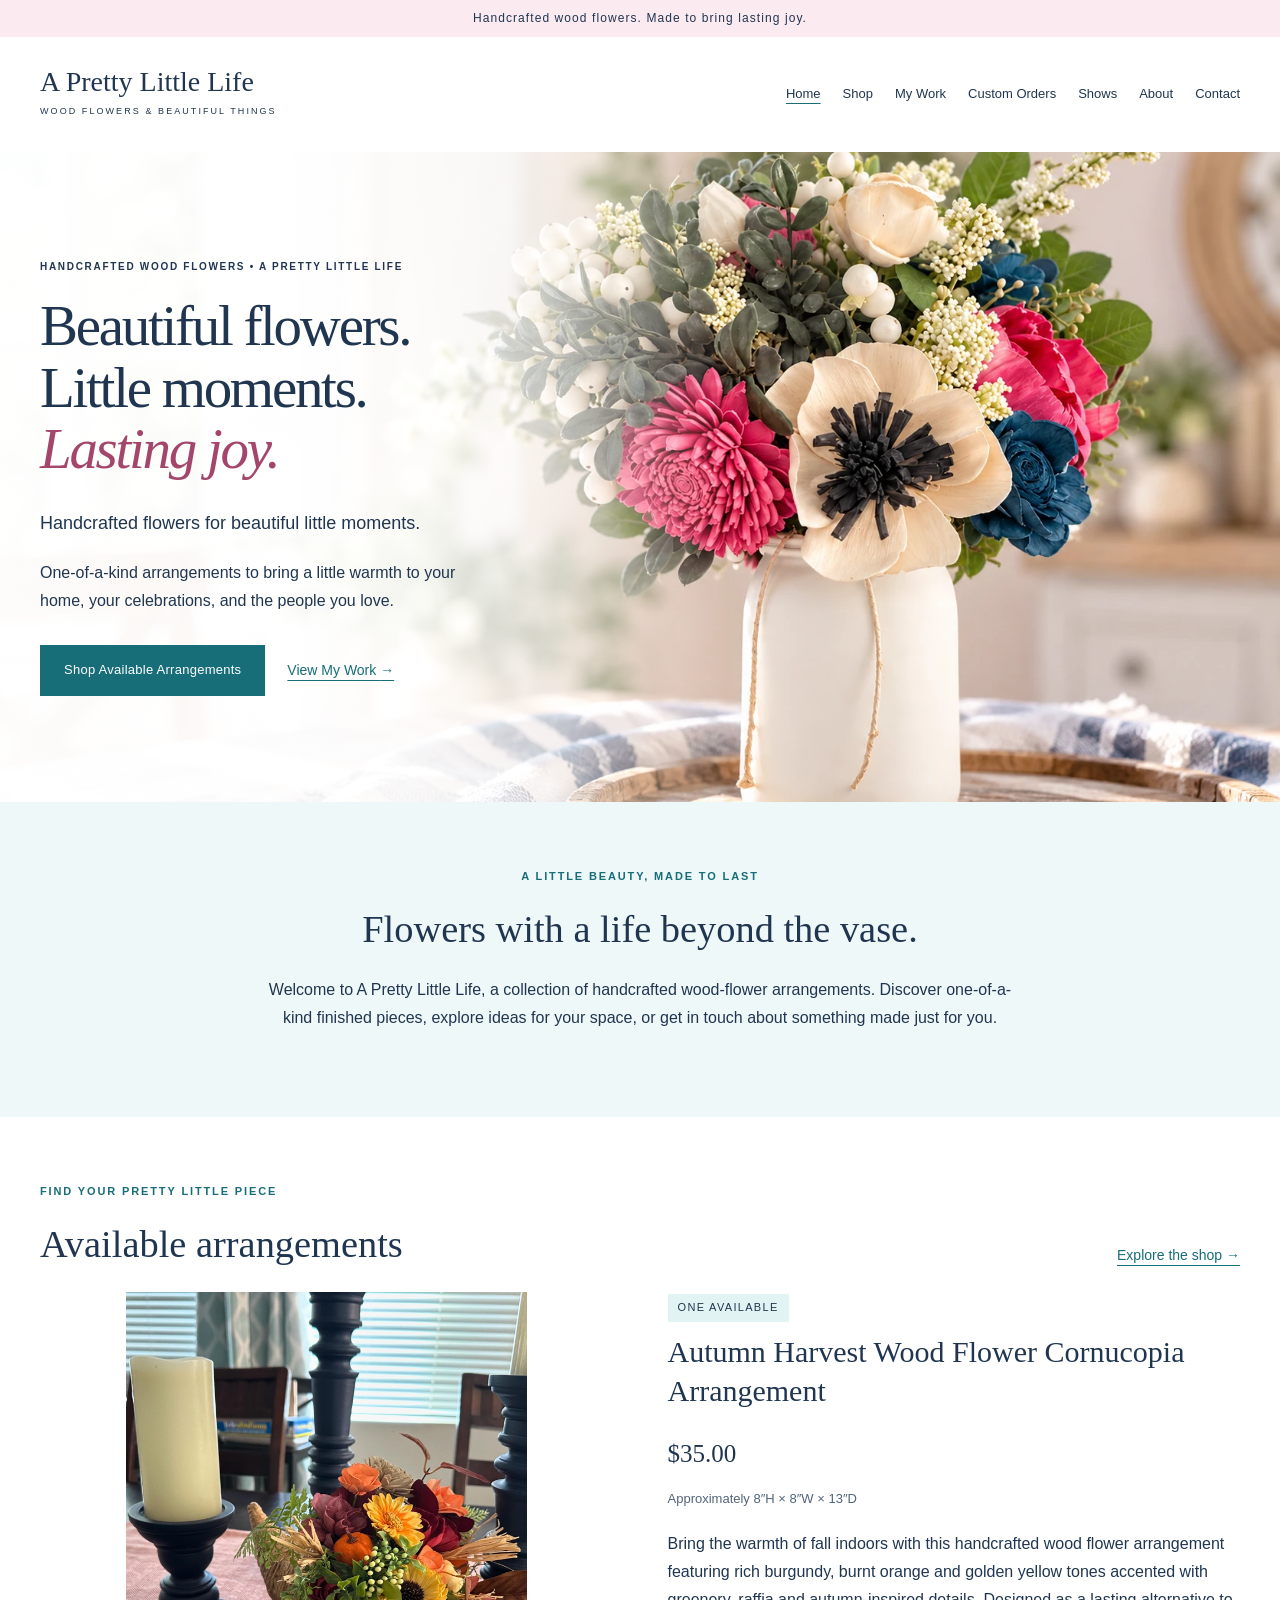
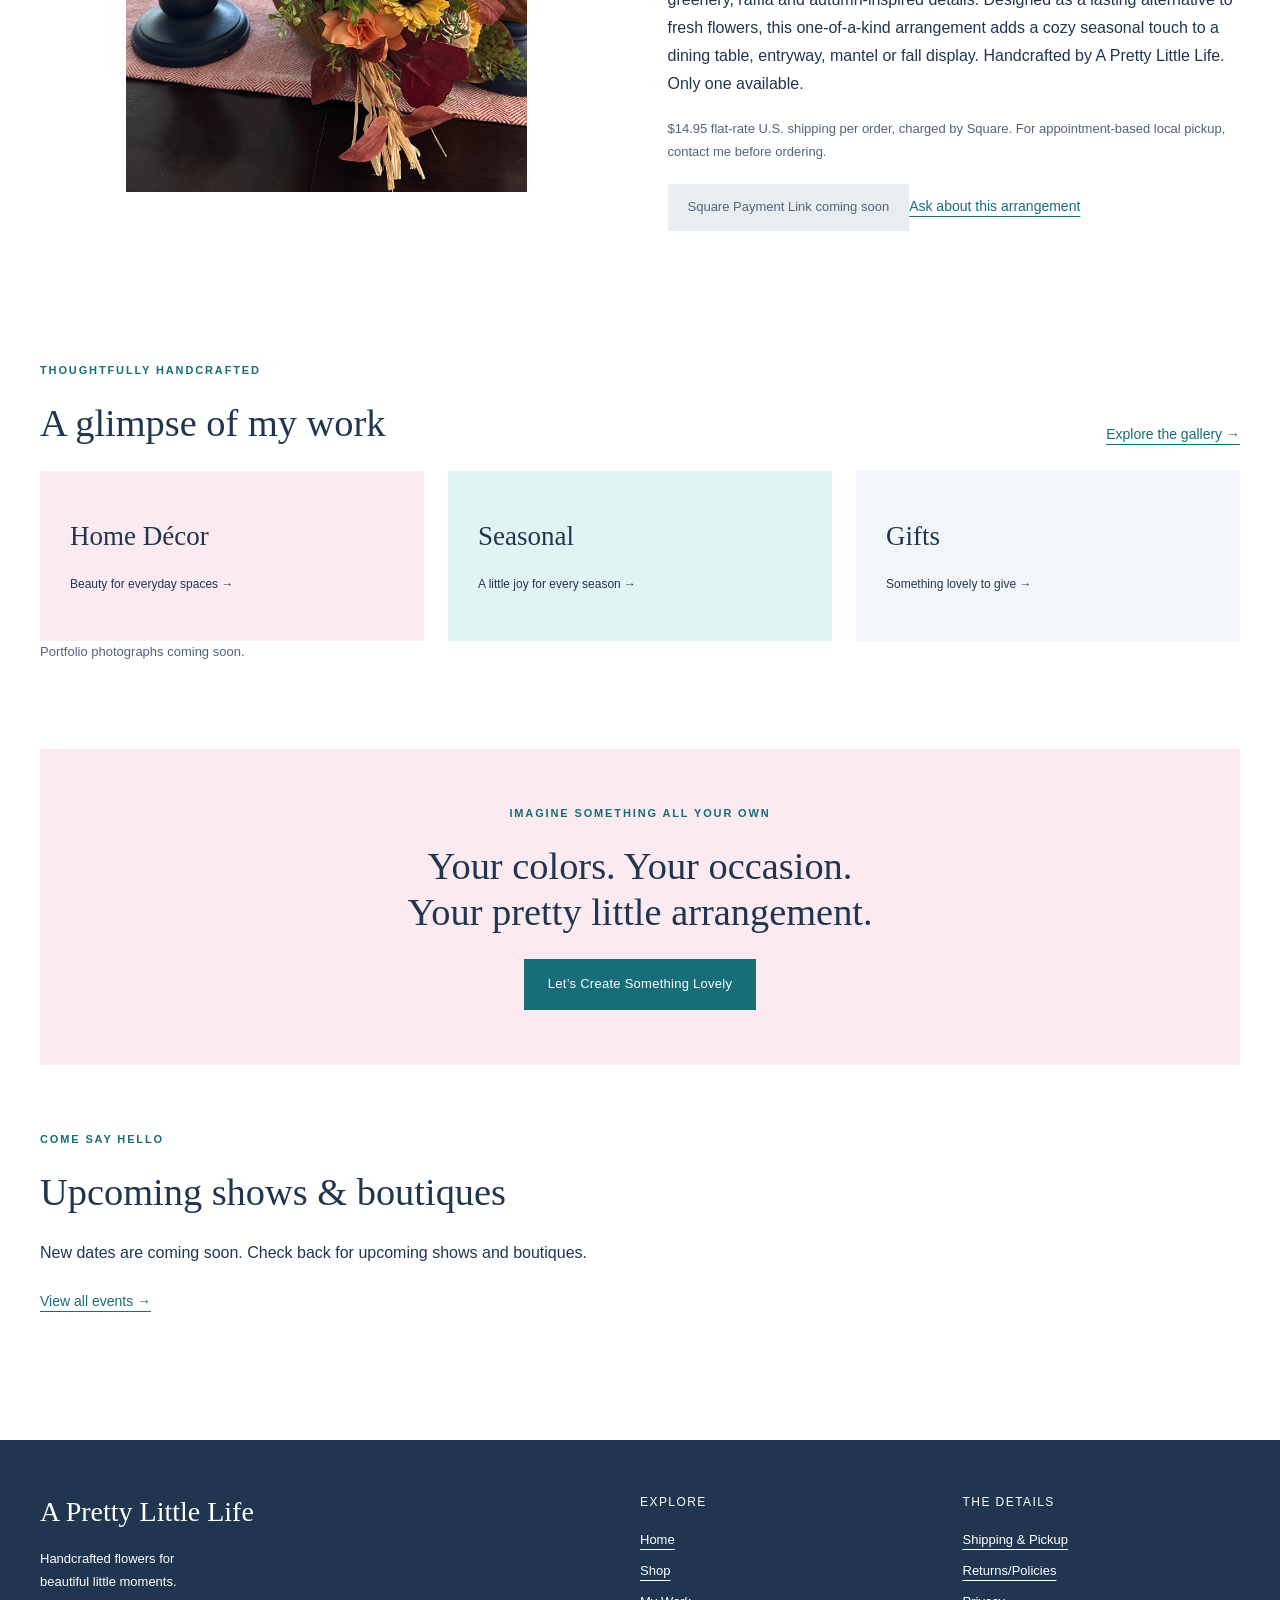
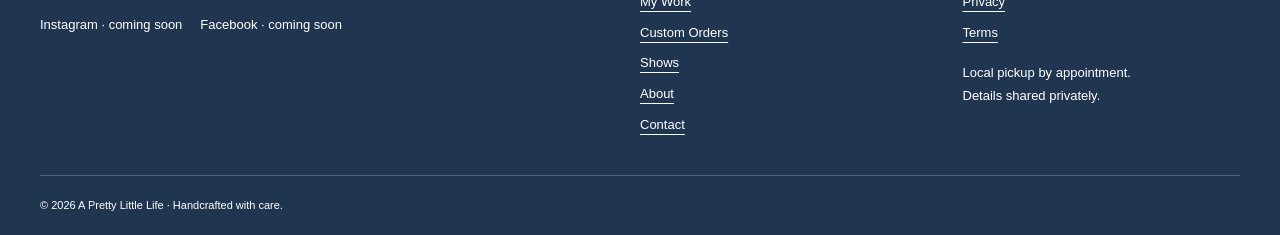
<file: index.html>
<!doctype html><html lang="en"><head><meta charset="utf-8"><meta name="viewport" content="width=device-width,initial-scale=1"><title>Handcrafted wood-flower arrangements | A Pretty Little Life</title><meta name="description" content="Lasting wood-flower arrangements for your home, gifts and beautiful little moments."><meta property="og:title" content="Handcrafted wood-flower arrangements | A Pretty Little Life"><meta property="og:description" content="Lasting wood-flower arrangements for your home, gifts and beautiful little moments."><meta property="og:type" content="website"><meta property="og:site_name" content="A Pretty Little Life"><meta name="theme-color" content="#ffffff"><link rel="icon" href="assets/favicon.svg" type="image/svg+xml"><link rel="stylesheet" href="assets/style.css?v=photo-hero-1"><script src="assets/site.js?v=autumn-photo-1" defer></script><script type="application/ld+json">{"@context": "https://schema.org", "@type": "Organization", "name": "A Pretty Little Life", "description": "Handcrafted wood-flower arrangements for home d\u00e9cor, gifts and celebrations."}</script><!-- PUBLIC-SEO-START --><link rel="canonical" href="https://aprettylittlelife.github.io/APrettyLittleLife-website/index.html"><meta property="og:url" content="https://aprettylittlelife.github.io/APrettyLittleLife-website/index.html"><!-- PUBLIC-SEO-END --></head><body><a class="skip" href="#main">Skip to content</a><div class="announcement">Handcrafted wood flowers. Made to bring lasting joy.</div><header class="header wrap"><a class="brand" href="index.html">A Pretty Little Life<span>WOOD FLOWERS & BEAUTIFUL THINGS</span></a><button class="menu-toggle" aria-expanded="false" aria-controls="navigation">Menu</button><nav id="navigation" aria-label="Main navigation"><a href="index.html" aria-current="page">Home</a><a href="shop.html">Shop</a><a href="my-work.html">My Work</a><a href="custom-orders.html">Custom Orders</a><a href="shows.html">Shows</a><a href="about.html">About</a><a href="contact.html">Contact</a></nav></header><main id="main"><noscript><p class="wrap form-notice">Please enable JavaScript to view current products, portfolio filters and contact options. Online ordering and inquiries are not available without JavaScript.</p></noscript><section class="hero-photo" aria-label="Handcrafted wood-flower arrangements"><picture class="hero-photo-media"><source type="image/webp" srcset="assets/hero-wood-flowers-960.webp 960w, assets/hero-wood-flowers-1672.webp 1672w" sizes="100vw"><img src="assets/hero-wood-flowers.jpg" width="1672" height="941" fetchpriority="high" decoding="async" alt="Pink, navy-blue and cream wood flowers with green foliage and white berry accents in a white vase on a wooden tray beside a bright window."></picture><div class="hero-photo-inner wrap"><div class="hero-photo-copy"><p class="eyebrow">HANDCRAFTED WOOD FLOWERS • A PRETTY LITTLE LIFE</p><h1>Beautiful flowers.<br>Little moments.<br><em>Lasting joy.</em></h1><p class="lede">Handcrafted flowers for beautiful little moments.</p><p>One-of-a-kind arrangements to bring a little warmth to your home, your celebrations, and the people you love.</p><div class="actions"><a class="button" href="shop.html">Shop Available Arrangements</a><a class="text-link" href="my-work.html">View My Work <span aria-hidden="true">→</span></a></div></div></div></section><section class="intro-band"><div class="wrap narrow"><p class="eyebrow">A little beauty, made to last</p><h2>Flowers with a life beyond the vase.</h2><p>Welcome to A Pretty Little Life, a collection of handcrafted wood-flower arrangements. Discover one-of-a-kind finished pieces, explore ideas for your space, or get in touch about something made just for you.</p></div></section><section class="wrap section"><div class="section-heading"><div><p class="eyebrow">Find your pretty little piece</p><h2>Available arrangements</h2></div><a class="text-link" href="shop.html">Explore the shop →</a></div><div data-products></div></section><section class="wrap section"><div class="section-heading"><div><p class="eyebrow">Thoughtfully handcrafted</p><h2>A glimpse of my work</h2></div><a class="text-link" href="my-work.html">Explore the gallery →</a></div><div class="category-grid"><a href="my-work.html?category=Home%20Décor">Home Décor <span>Beauty for everyday spaces →</span></a><a href="my-work.html?category=Seasonal">Seasonal <span>A little joy for every season →</span></a><a href="my-work.html?category=Gifts">Gifts <span>Something lovely to give →</span></a></div><p class="muted">Portfolio photographs coming soon.</p></section><section class="cta wrap"><p class="eyebrow">Imagine something all your own</p><h2>Your colors. Your occasion.<br>Your pretty little arrangement.</h2><a class="button" href="custom-orders.html">Let’s Create Something Lovely</a></section><section class="wrap section"><p class="eyebrow">Come say hello</p><h2>Upcoming shows & boutiques</h2><div data-events></div><a class="text-link" href="shows.html">View all events →</a></section></main><footer><div class="wrap footer-grid"><div><a class="brand" href="index.html">A Pretty Little Life</a><p>Handcrafted flowers for<br>beautiful little moments.</p><div data-social></div></div><div><h2>Explore</h2><a href="index.html" aria-current="page">Home</a><a href="shop.html">Shop</a><a href="my-work.html">My Work</a><a href="custom-orders.html">Custom Orders</a><a href="shows.html">Shows</a><a href="about.html">About</a><a href="contact.html">Contact</a></div><div><h2>The details</h2><a href="shipping.html">Shipping & Pickup</a><a href="policies.html">Returns/Policies</a><a href="privacy.html">Privacy</a><a href="terms.html">Terms</a><p>Local pickup by appointment.<br>Details shared privately.</p></div></div><div class="wrap copyright">© <span data-year></span> A Pretty Little Life · Handcrafted with care.</div></footer></body></html>
</file>
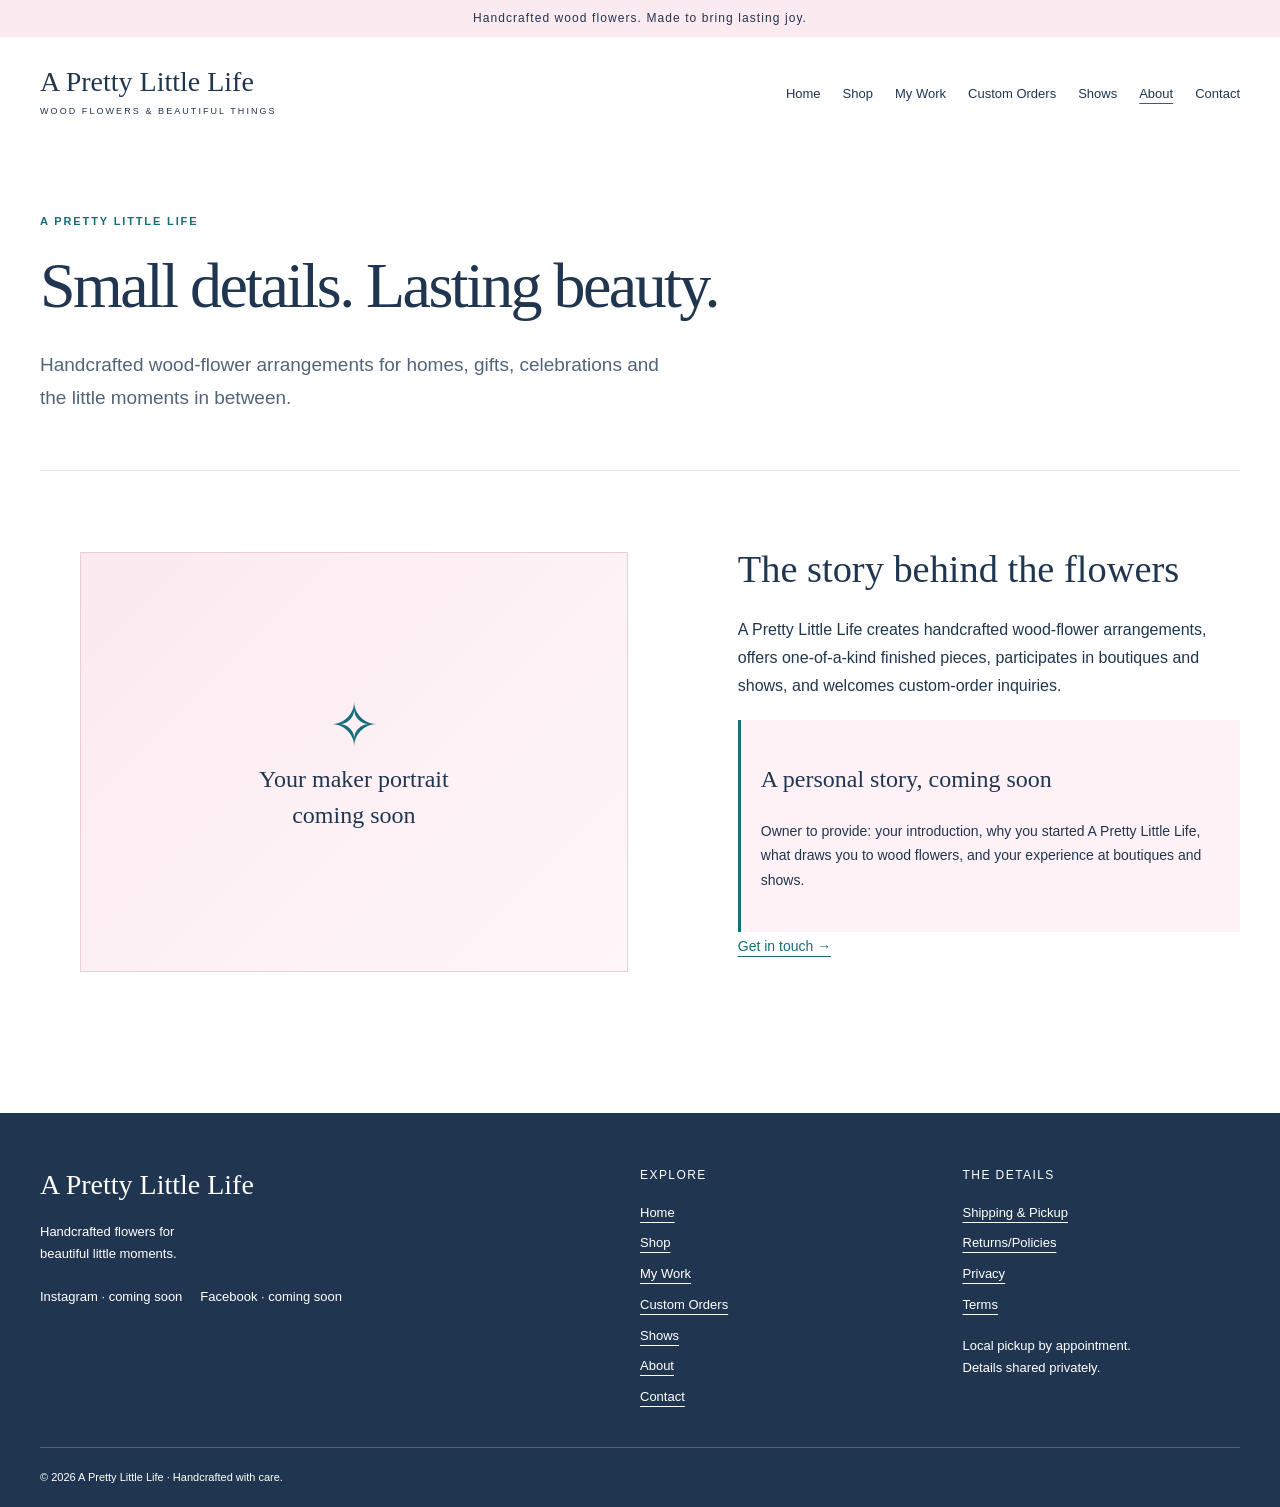
<file: about.html>
<!doctype html><html lang="en"><head><meta charset="utf-8"><meta name="viewport" content="width=device-width,initial-scale=1"><title>About A Pretty Little Life | A Pretty Little Life</title><meta name="description" content="Meet the handcrafted wood-flower business A Pretty Little Life."><meta property="og:title" content="About A Pretty Little Life | A Pretty Little Life"><meta property="og:description" content="Meet the handcrafted wood-flower business A Pretty Little Life."><meta property="og:type" content="website"><meta property="og:site_name" content="A Pretty Little Life"><meta name="theme-color" content="#ffffff"><link rel="icon" href="assets/favicon.svg" type="image/svg+xml"><link rel="stylesheet" href="assets/style.css?v=white-pink-aqua-navy-1"><script src="assets/site.js" defer></script><script type="application/ld+json">{"@context": "https://schema.org", "@type": "Organization", "name": "A Pretty Little Life", "description": "Handcrafted wood-flower arrangements for home d\u00e9cor, gifts and celebrations."}</script><!-- PUBLIC-SEO-START --><link rel="canonical" href="https://aprettylittlelife.github.io/APrettyLittleLife-website/about.html"><meta property="og:url" content="https://aprettylittlelife.github.io/APrettyLittleLife-website/about.html"><!-- PUBLIC-SEO-END --></head><body><a class="skip" href="#main">Skip to content</a><div class="announcement">Handcrafted wood flowers. Made to bring lasting joy.</div><header class="header wrap"><a class="brand" href="index.html">A Pretty Little Life<span>WOOD FLOWERS & BEAUTIFUL THINGS</span></a><button class="menu-toggle" aria-expanded="false" aria-controls="navigation">Menu</button><nav id="navigation" aria-label="Main navigation"><a href="index.html">Home</a><a href="shop.html">Shop</a><a href="my-work.html">My Work</a><a href="custom-orders.html">Custom Orders</a><a href="shows.html">Shows</a><a href="about.html" aria-current="page">About</a><a href="contact.html">Contact</a></nav></header><main id="main"><noscript><p class="wrap form-notice">Please enable JavaScript to view current products, portfolio filters and contact options. Online ordering and inquiries are not available without JavaScript.</p></noscript><section class="page-intro wrap"><p class="eyebrow">A Pretty Little Life</p><h1>Small details. Lasting beauty.</h1><p class="lede">Handcrafted wood-flower arrangements for homes, gifts, celebrations and the little moments in between.</p></section><section class="wrap info-grid section"><figure class="placeholder portrait"><span>Your maker portrait<br>coming soon</span></figure><div><h2>The story behind the flowers</h2><p>A Pretty Little Life creates handcrafted wood-flower arrangements, offers one-of-a-kind finished pieces, participates in boutiques and shows, and welcomes custom-order inquiries.</p><div class="story-placeholder"><h3>A personal story, coming soon</h3><p>Owner to provide: your introduction, why you started A Pretty Little Life, what draws you to wood flowers, and your experience at boutiques and shows.</p></div><a class="text-link" href="contact.html">Get in touch →</a></div></section></main><footer><div class="wrap footer-grid"><div><a class="brand" href="index.html">A Pretty Little Life</a><p>Handcrafted flowers for<br>beautiful little moments.</p><div data-social></div></div><div><h2>Explore</h2><a href="index.html">Home</a><a href="shop.html">Shop</a><a href="my-work.html">My Work</a><a href="custom-orders.html">Custom Orders</a><a href="shows.html">Shows</a><a href="about.html" aria-current="page">About</a><a href="contact.html">Contact</a></div><div><h2>The details</h2><a href="shipping.html">Shipping & Pickup</a><a href="policies.html">Returns/Policies</a><a href="privacy.html">Privacy</a><a href="terms.html">Terms</a><p>Local pickup by appointment.<br>Details shared privately.</p></div></div><div class="wrap copyright">© <span data-year></span> A Pretty Little Life · Handcrafted with care.</div></footer></body></html>
</file>
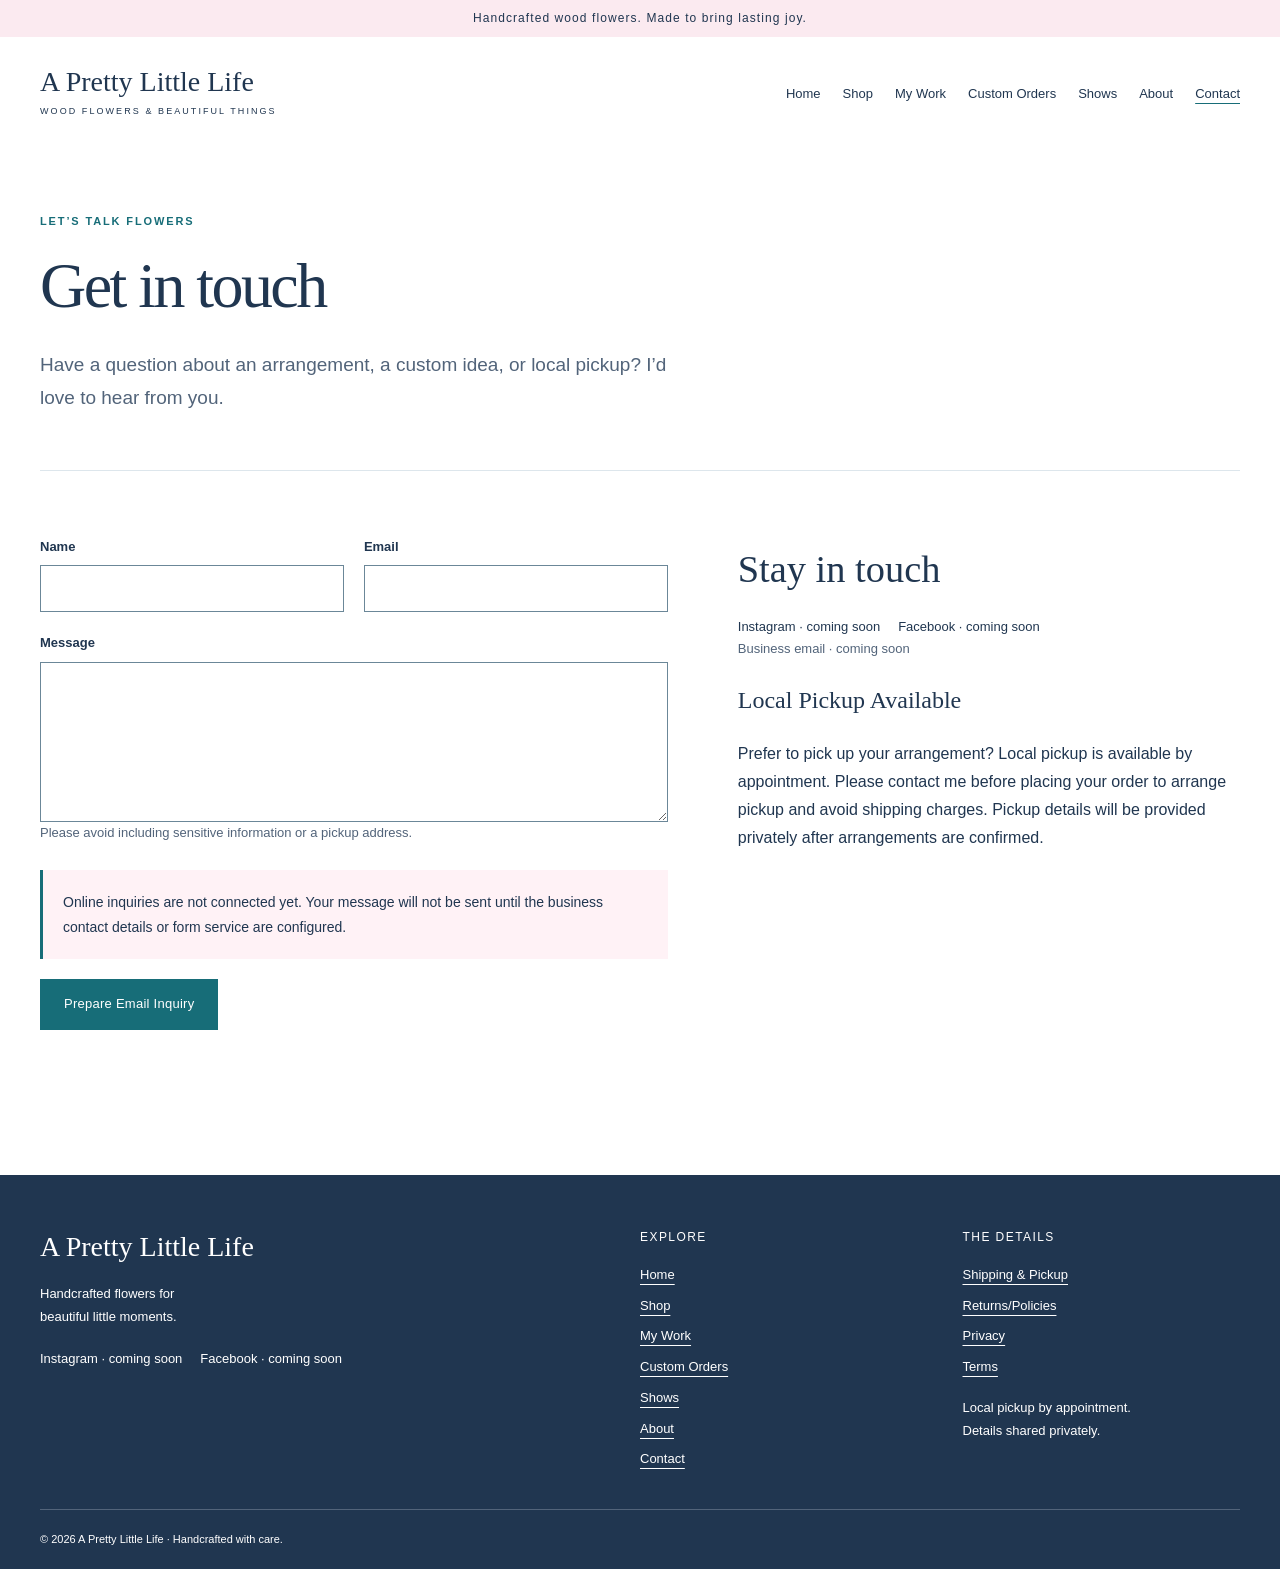
<file: contact.html>
<!doctype html><html lang="en"><head><meta charset="utf-8"><meta name="viewport" content="width=device-width,initial-scale=1"><title>Contact | A Pretty Little Life</title><meta name="description" content="Contact A Pretty Little Life about arrangements, custom orders or private local pickup."><meta property="og:title" content="Contact | A Pretty Little Life"><meta property="og:description" content="Contact A Pretty Little Life about arrangements, custom orders or private local pickup."><meta property="og:type" content="website"><meta property="og:site_name" content="A Pretty Little Life"><meta name="theme-color" content="#ffffff"><link rel="icon" href="assets/favicon.svg" type="image/svg+xml"><link rel="stylesheet" href="assets/style.css?v=white-pink-aqua-navy-1"><script src="assets/site.js" defer></script><script type="application/ld+json">{"@context": "https://schema.org", "@type": "Organization", "name": "A Pretty Little Life", "description": "Handcrafted wood-flower arrangements for home d\u00e9cor, gifts and celebrations."}</script><!-- PUBLIC-SEO-START --><link rel="canonical" href="https://aprettylittlelife.github.io/APrettyLittleLife-website/contact.html"><meta property="og:url" content="https://aprettylittlelife.github.io/APrettyLittleLife-website/contact.html"><!-- PUBLIC-SEO-END --></head><body><a class="skip" href="#main">Skip to content</a><div class="announcement">Handcrafted wood flowers. Made to bring lasting joy.</div><header class="header wrap"><a class="brand" href="index.html">A Pretty Little Life<span>WOOD FLOWERS & BEAUTIFUL THINGS</span></a><button class="menu-toggle" aria-expanded="false" aria-controls="navigation">Menu</button><nav id="navigation" aria-label="Main navigation"><a href="index.html">Home</a><a href="shop.html">Shop</a><a href="my-work.html">My Work</a><a href="custom-orders.html">Custom Orders</a><a href="shows.html">Shows</a><a href="about.html">About</a><a href="contact.html" aria-current="page">Contact</a></nav></header><main id="main"><noscript><p class="wrap form-notice">Please enable JavaScript to view current products, portfolio filters and contact options. Online ordering and inquiries are not available without JavaScript.</p></noscript><section class="page-intro wrap"><p class="eyebrow">Let’s talk flowers</p><h1>Get in touch</h1><p class="lede">Have a question about an arrangement, a custom idea, or local pickup? I’d love to hear from you.</p></section><section class="wrap info-grid section"><div><form class="inquiry" data-inquiry><div class="form-grid"><label>Name <input name="name" autocomplete="name" required maxlength="150"></label><label>Email <input type="email" name="email" autocomplete="email" required></label><label class="full">Message<textarea name="message" rows="6" required maxlength="6000"></textarea></label></div><p class="muted">Please avoid including sensitive information or a pickup address.</p><p class="form-notice" role="status">Online inquiries are not connected yet. Your message will not be sent until the business contact details or form service are configured.</p><button class="button" type="submit">Prepare inquiry</button><p class="form-result" role="status" aria-live="polite"></p></form></div><aside><h2>Stay in touch</h2><div data-contact></div><h3>Local Pickup Available</h3><p>Prefer to pick up your arrangement? Local pickup is available by appointment. Please contact me before placing your order to arrange pickup and avoid shipping charges. Pickup details will be provided privately after arrangements are confirmed.</p></aside></section></main><footer><div class="wrap footer-grid"><div><a class="brand" href="index.html">A Pretty Little Life</a><p>Handcrafted flowers for<br>beautiful little moments.</p><div data-social></div></div><div><h2>Explore</h2><a href="index.html">Home</a><a href="shop.html">Shop</a><a href="my-work.html">My Work</a><a href="custom-orders.html">Custom Orders</a><a href="shows.html">Shows</a><a href="about.html">About</a><a href="contact.html" aria-current="page">Contact</a></div><div><h2>The details</h2><a href="shipping.html">Shipping & Pickup</a><a href="policies.html">Returns/Policies</a><a href="privacy.html">Privacy</a><a href="terms.html">Terms</a><p>Local pickup by appointment.<br>Details shared privately.</p></div></div><div class="wrap copyright">© <span data-year></span> A Pretty Little Life · Handcrafted with care.</div></footer></body></html>
</file>
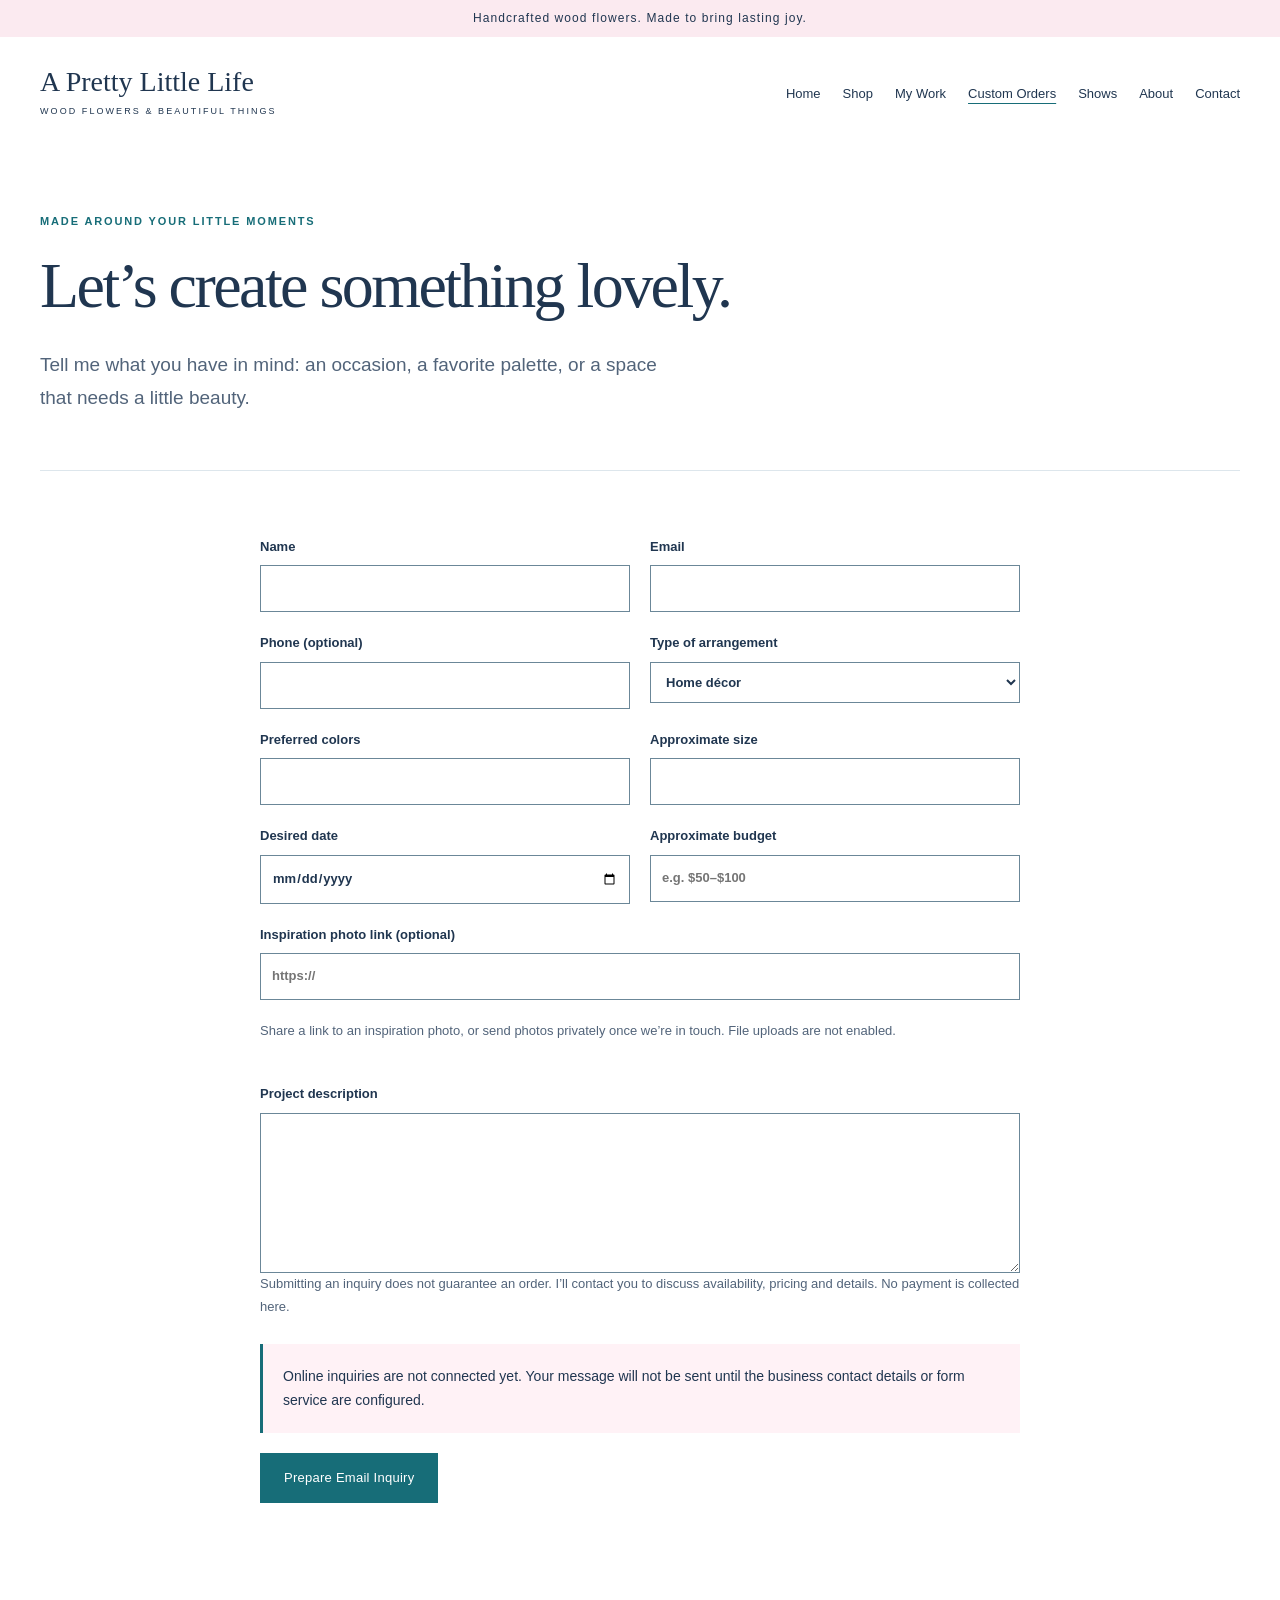
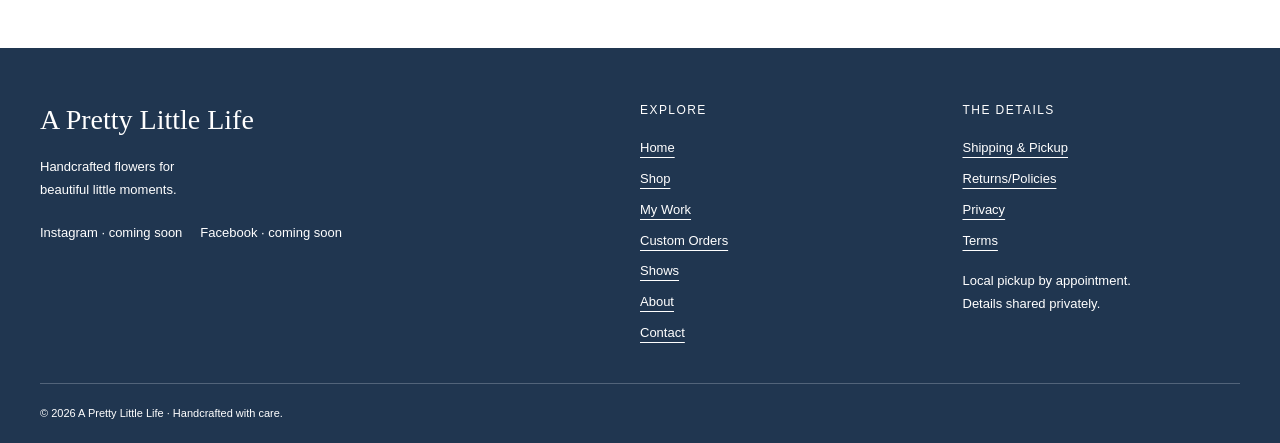
<file: custom-orders.html>
<!doctype html><html lang="en"><head><meta charset="utf-8"><meta name="viewport" content="width=device-width,initial-scale=1"><title>Custom orders | A Pretty Little Life</title><meta name="description" content="Inquire about a custom wood-flower arrangement with your colors, occasion and style."><meta property="og:title" content="Custom orders | A Pretty Little Life"><meta property="og:description" content="Inquire about a custom wood-flower arrangement with your colors, occasion and style."><meta property="og:type" content="website"><meta property="og:site_name" content="A Pretty Little Life"><meta name="theme-color" content="#ffffff"><link rel="icon" href="assets/favicon.svg" type="image/svg+xml"><link rel="stylesheet" href="assets/style.css?v=white-pink-aqua-navy-1"><script src="assets/site.js" defer></script><script type="application/ld+json">{"@context": "https://schema.org", "@type": "Organization", "name": "A Pretty Little Life", "description": "Handcrafted wood-flower arrangements for home d\u00e9cor, gifts and celebrations."}</script><!-- PUBLIC-SEO-START --><link rel="canonical" href="https://aprettylittlelife.github.io/APrettyLittleLife-website/custom-orders.html"><meta property="og:url" content="https://aprettylittlelife.github.io/APrettyLittleLife-website/custom-orders.html"><!-- PUBLIC-SEO-END --></head><body><a class="skip" href="#main">Skip to content</a><div class="announcement">Handcrafted wood flowers. Made to bring lasting joy.</div><header class="header wrap"><a class="brand" href="index.html">A Pretty Little Life<span>WOOD FLOWERS & BEAUTIFUL THINGS</span></a><button class="menu-toggle" aria-expanded="false" aria-controls="navigation">Menu</button><nav id="navigation" aria-label="Main navigation"><a href="index.html">Home</a><a href="shop.html">Shop</a><a href="my-work.html">My Work</a><a href="custom-orders.html" aria-current="page">Custom Orders</a><a href="shows.html">Shows</a><a href="about.html">About</a><a href="contact.html">Contact</a></nav></header><main id="main"><noscript><p class="wrap form-notice">Please enable JavaScript to view current products, portfolio filters and contact options. Online ordering and inquiries are not available without JavaScript.</p></noscript><section class="page-intro wrap"><p class="eyebrow">Made around your little moments</p><h1>Let’s create something lovely.</h1><p class="lede">Tell me what you have in mind: an occasion, a favorite palette, or a space that needs a little beauty.</p></section><section class="wrap narrow section"><form class="inquiry" data-inquiry><div class="form-grid"><label>Name <input name="name" autocomplete="name" required maxlength="150"></label><label>Email <input type="email" name="email" autocomplete="email" required></label><label>Phone (optional)<input type="tel" name="phone" autocomplete="tel"></label><label>Type of arrangement<select name="arrangement"><option>Home décor</option><option>Wedding</option><option>Seasonal</option><option>Gift</option><option>Boutique display</option><option>Other custom creation</option></select></label><label>Preferred colors<input name="colors"></label><label>Approximate size<input name="size"></label><label>Desired date<input type="date" name="date"></label><label>Approximate budget<input name="budget" placeholder="e.g. $50–$100"></label><label class="full">Inspiration photo link (optional)<input type="url" name="inspiration" placeholder="https://" aria-describedby="photo-help"></label><p class="full muted" id="photo-help">Share a link to an inspiration photo, or send photos privately once we’re in touch. File uploads are not enabled.</p><label class="full">Project description<textarea name="message" rows="6" required maxlength="6000"></textarea></label></div><p class="muted">Submitting an inquiry does not guarantee an order. I’ll contact you to discuss availability, pricing and details. No payment is collected here.</p><p class="form-notice" role="status">Online inquiries are not connected yet. Your message will not be sent until the business contact details or form service are configured.</p><button class="button" type="submit">Prepare inquiry</button><p class="form-result" role="status" aria-live="polite"></p></form></section></main><footer><div class="wrap footer-grid"><div><a class="brand" href="index.html">A Pretty Little Life</a><p>Handcrafted flowers for<br>beautiful little moments.</p><div data-social></div></div><div><h2>Explore</h2><a href="index.html">Home</a><a href="shop.html">Shop</a><a href="my-work.html">My Work</a><a href="custom-orders.html" aria-current="page">Custom Orders</a><a href="shows.html">Shows</a><a href="about.html">About</a><a href="contact.html">Contact</a></div><div><h2>The details</h2><a href="shipping.html">Shipping & Pickup</a><a href="policies.html">Returns/Policies</a><a href="privacy.html">Privacy</a><a href="terms.html">Terms</a><p>Local pickup by appointment.<br>Details shared privately.</p></div></div><div class="wrap copyright">© <span data-year></span> A Pretty Little Life · Handcrafted with care.</div></footer></body></html>
</file>
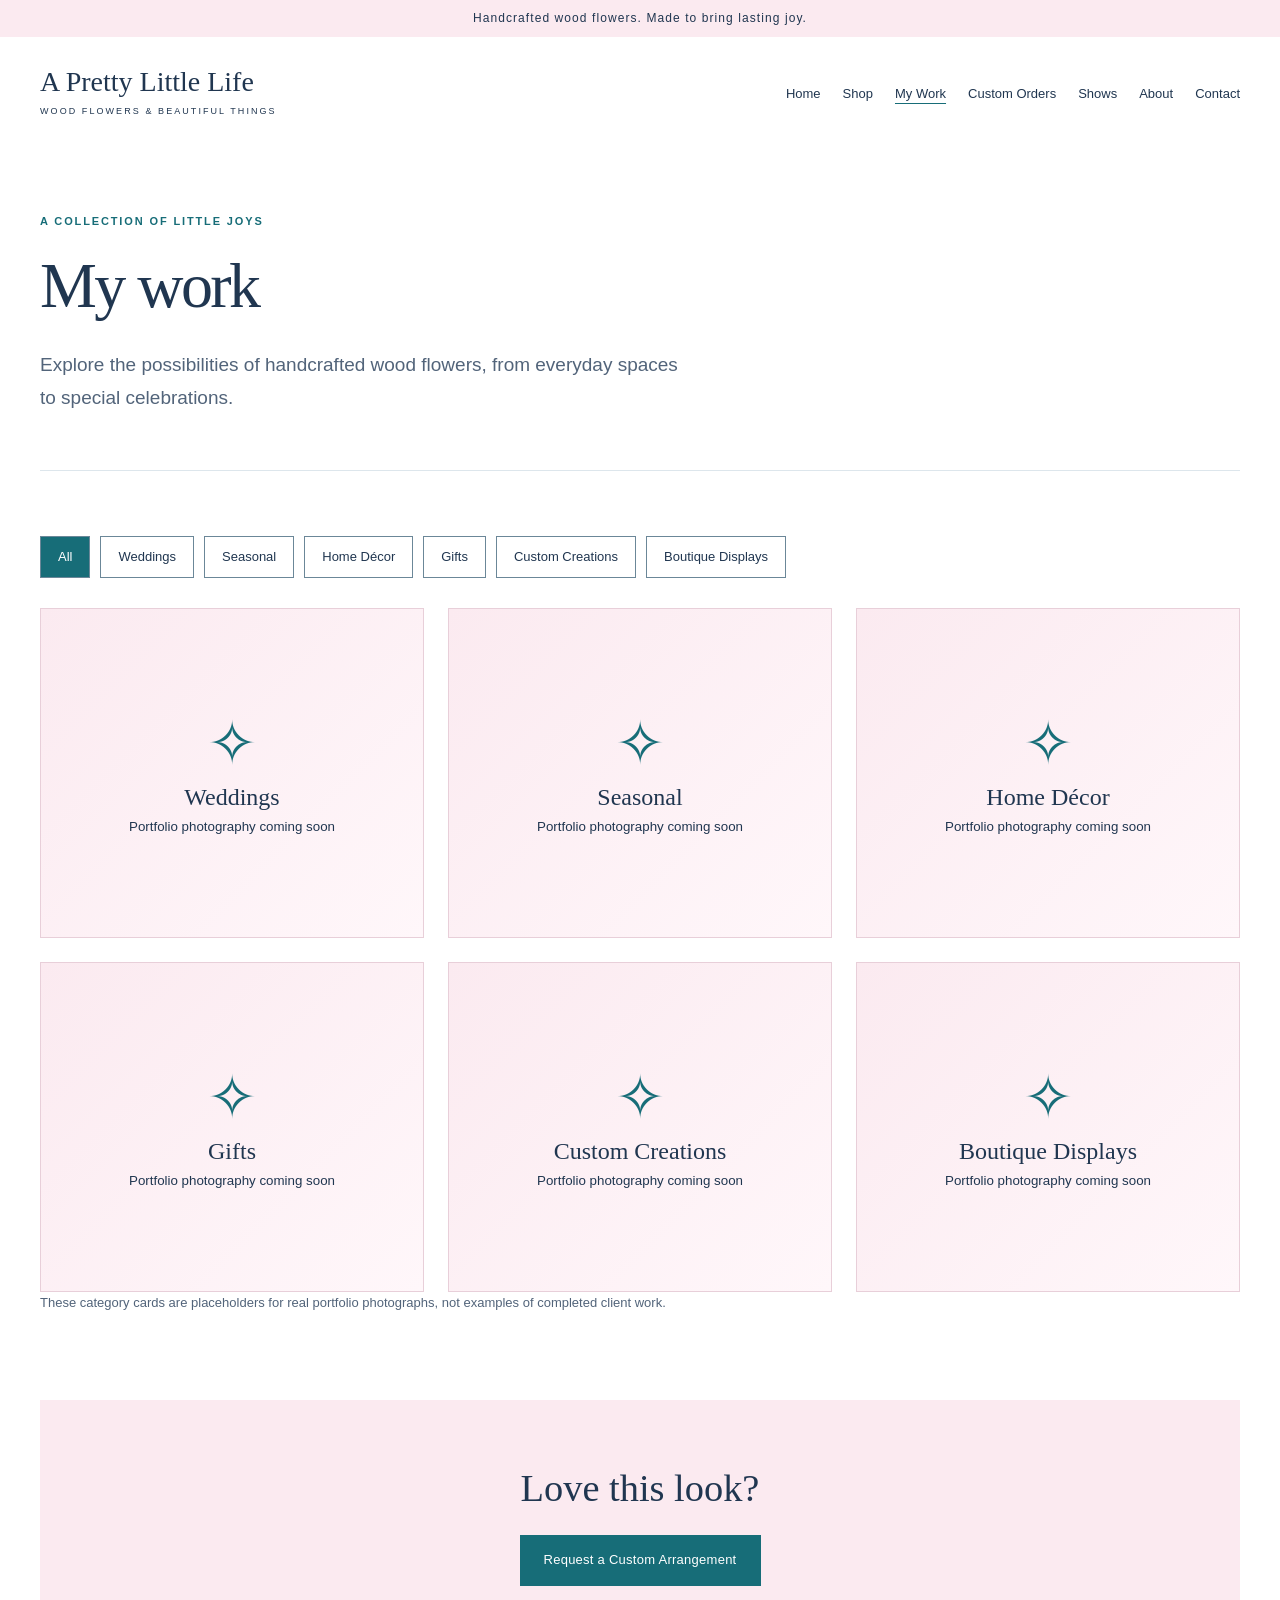
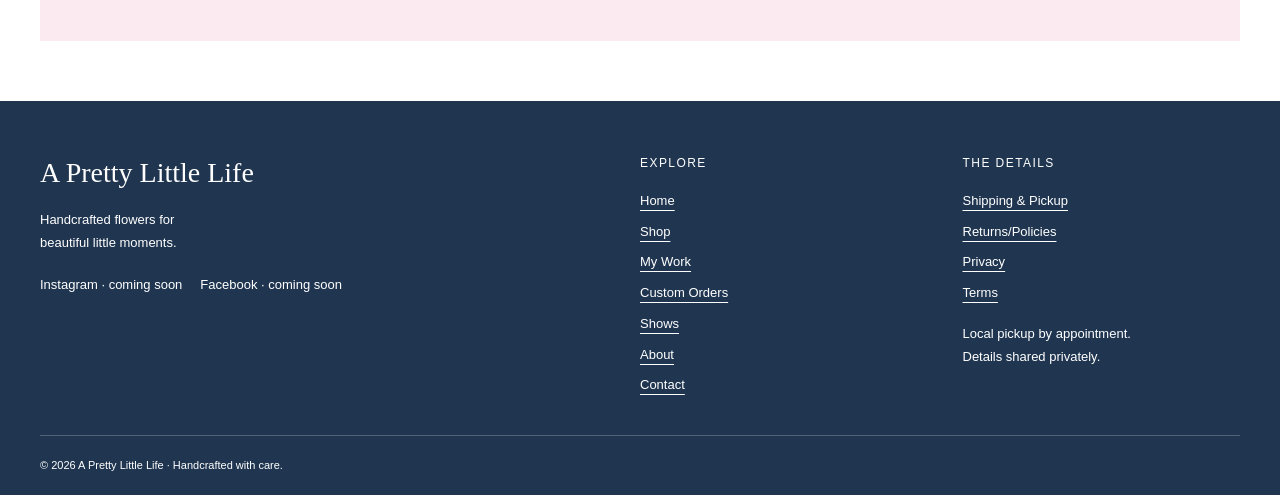
<file: my-work.html>
<!doctype html><html lang="en"><head><meta charset="utf-8"><meta name="viewport" content="width=device-width,initial-scale=1"><title>My work | A Pretty Little Life</title><meta name="description" content="Explore wood-flower inspiration for weddings, seasonal décor, gifts and custom creations."><meta property="og:title" content="My work | A Pretty Little Life"><meta property="og:description" content="Explore wood-flower inspiration for weddings, seasonal décor, gifts and custom creations."><meta property="og:type" content="website"><meta property="og:site_name" content="A Pretty Little Life"><meta name="theme-color" content="#ffffff"><link rel="icon" href="assets/favicon.svg" type="image/svg+xml"><link rel="stylesheet" href="assets/style.css?v=white-pink-aqua-navy-1"><script src="assets/site.js" defer></script><script type="application/ld+json">{"@context": "https://schema.org", "@type": "Organization", "name": "A Pretty Little Life", "description": "Handcrafted wood-flower arrangements for home d\u00e9cor, gifts and celebrations."}</script><!-- PUBLIC-SEO-START --><link rel="canonical" href="https://aprettylittlelife.github.io/APrettyLittleLife-website/my-work.html"><meta property="og:url" content="https://aprettylittlelife.github.io/APrettyLittleLife-website/my-work.html"><!-- PUBLIC-SEO-END --></head><body><a class="skip" href="#main">Skip to content</a><div class="announcement">Handcrafted wood flowers. Made to bring lasting joy.</div><header class="header wrap"><a class="brand" href="index.html">A Pretty Little Life<span>WOOD FLOWERS & BEAUTIFUL THINGS</span></a><button class="menu-toggle" aria-expanded="false" aria-controls="navigation">Menu</button><nav id="navigation" aria-label="Main navigation"><a href="index.html">Home</a><a href="shop.html">Shop</a><a href="my-work.html" aria-current="page">My Work</a><a href="custom-orders.html">Custom Orders</a><a href="shows.html">Shows</a><a href="about.html">About</a><a href="contact.html">Contact</a></nav></header><main id="main"><noscript><p class="wrap form-notice">Please enable JavaScript to view current products, portfolio filters and contact options. Online ordering and inquiries are not available without JavaScript.</p></noscript><section class="page-intro wrap"><p class="eyebrow">A collection of little joys</p><h1>My work</h1><p class="lede">Explore the possibilities of handcrafted wood flowers, from everyday spaces to special celebrations.</p></section><section class="wrap section"><div class="filters" role="group" aria-label="Filter portfolio"></div><div data-gallery class="gallery-grid"></div><p class="muted">These category cards are placeholders for real portfolio photographs, not examples of completed client work.</p></section><section class="cta wrap"><h2>Love this look?</h2><a class="button" href="custom-orders.html">Request a Custom Arrangement</a></section></main><footer><div class="wrap footer-grid"><div><a class="brand" href="index.html">A Pretty Little Life</a><p>Handcrafted flowers for<br>beautiful little moments.</p><div data-social></div></div><div><h2>Explore</h2><a href="index.html">Home</a><a href="shop.html">Shop</a><a href="my-work.html" aria-current="page">My Work</a><a href="custom-orders.html">Custom Orders</a><a href="shows.html">Shows</a><a href="about.html">About</a><a href="contact.html">Contact</a></div><div><h2>The details</h2><a href="shipping.html">Shipping & Pickup</a><a href="policies.html">Returns/Policies</a><a href="privacy.html">Privacy</a><a href="terms.html">Terms</a><p>Local pickup by appointment.<br>Details shared privately.</p></div></div><div class="wrap copyright">© <span data-year></span> A Pretty Little Life · Handcrafted with care.</div></footer></body></html>
</file>
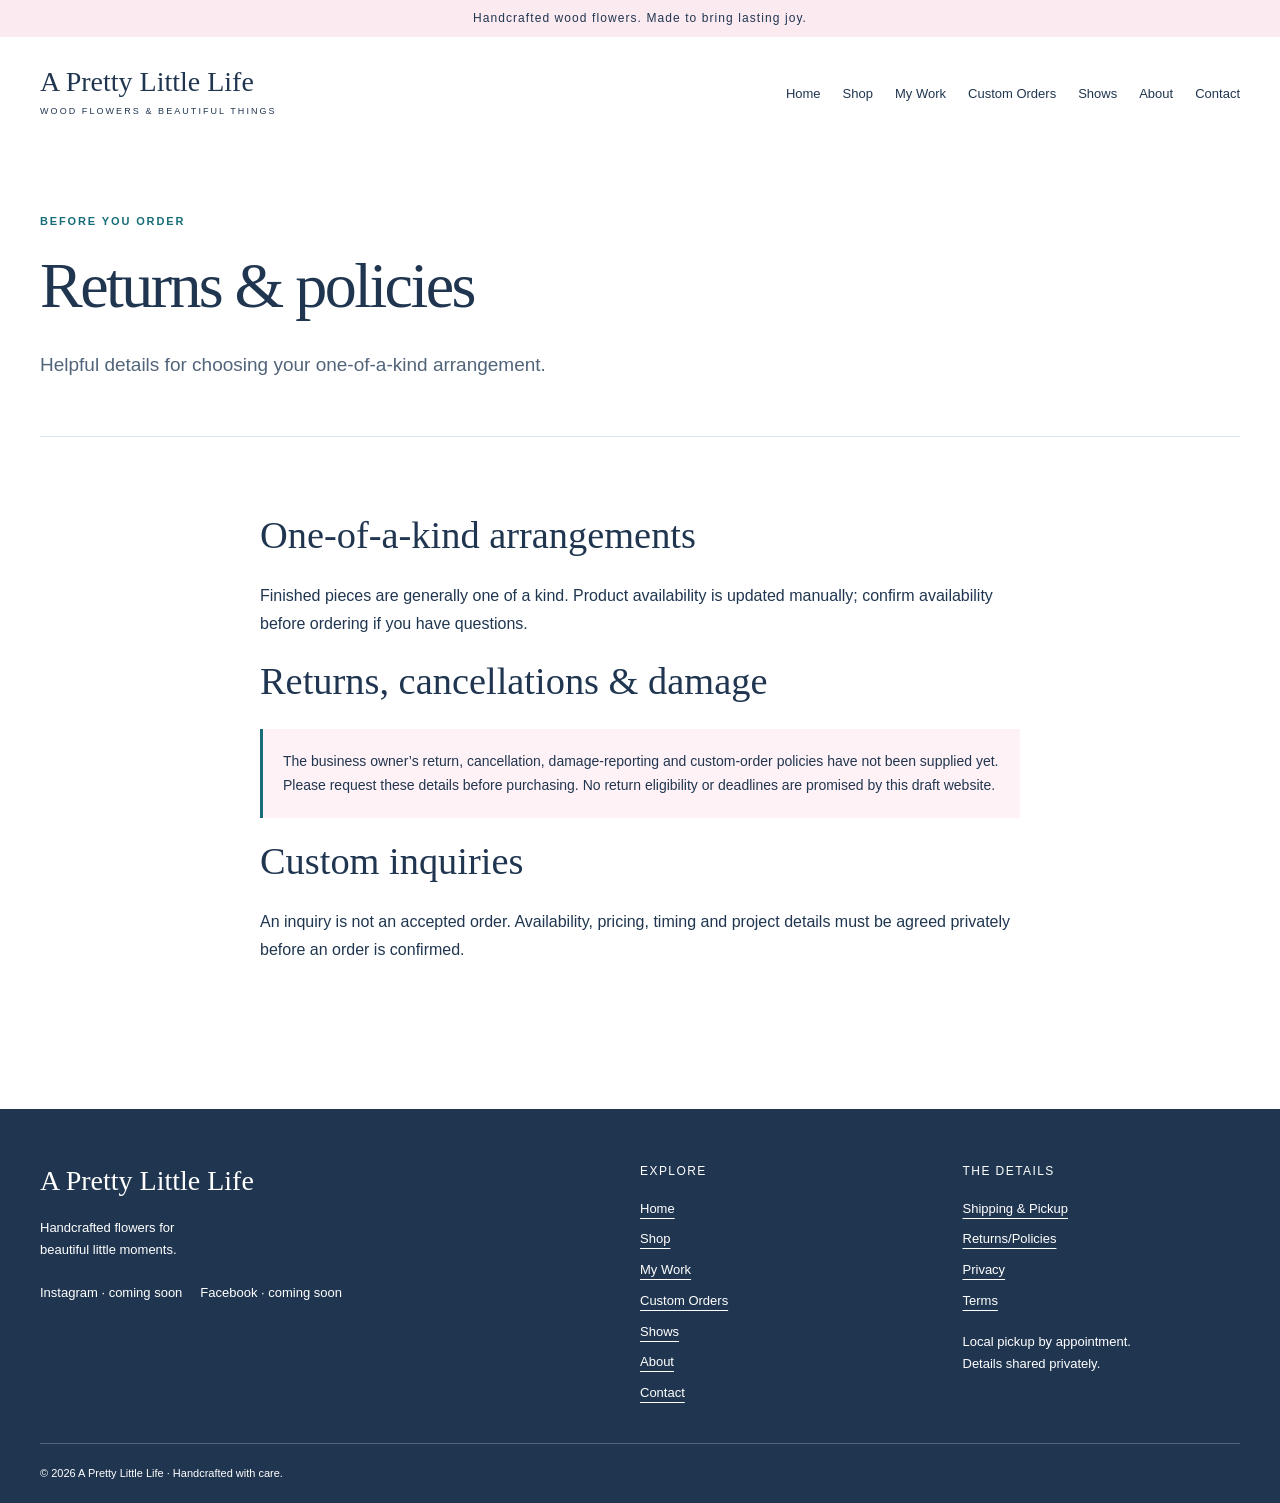
<file: policies.html>
<!doctype html><html lang="en"><head><meta charset="utf-8"><meta name="viewport" content="width=device-width,initial-scale=1"><title>Returns & policies | A Pretty Little Life</title><meta name="description" content="Returns and ordering information for handcrafted wood-flower arrangements."><meta property="og:title" content="Returns & policies | A Pretty Little Life"><meta property="og:description" content="Returns and ordering information for handcrafted wood-flower arrangements."><meta property="og:type" content="website"><meta property="og:site_name" content="A Pretty Little Life"><meta name="theme-color" content="#ffffff"><link rel="icon" href="assets/favicon.svg" type="image/svg+xml"><link rel="stylesheet" href="assets/style.css?v=white-pink-aqua-navy-1"><script src="assets/site.js" defer></script><script type="application/ld+json">{"@context": "https://schema.org", "@type": "Organization", "name": "A Pretty Little Life", "description": "Handcrafted wood-flower arrangements for home d\u00e9cor, gifts and celebrations."}</script><!-- PUBLIC-SEO-START --><link rel="canonical" href="https://aprettylittlelife.github.io/APrettyLittleLife-website/policies.html"><meta property="og:url" content="https://aprettylittlelife.github.io/APrettyLittleLife-website/policies.html"><!-- PUBLIC-SEO-END --></head><body><a class="skip" href="#main">Skip to content</a><div class="announcement">Handcrafted wood flowers. Made to bring lasting joy.</div><header class="header wrap"><a class="brand" href="index.html">A Pretty Little Life<span>WOOD FLOWERS & BEAUTIFUL THINGS</span></a><button class="menu-toggle" aria-expanded="false" aria-controls="navigation">Menu</button><nav id="navigation" aria-label="Main navigation"><a href="index.html">Home</a><a href="shop.html">Shop</a><a href="my-work.html">My Work</a><a href="custom-orders.html">Custom Orders</a><a href="shows.html">Shows</a><a href="about.html">About</a><a href="contact.html">Contact</a></nav></header><main id="main"><noscript><p class="wrap form-notice">Please enable JavaScript to view current products, portfolio filters and contact options. Online ordering and inquiries are not available without JavaScript.</p></noscript><section class="page-intro wrap"><p class="eyebrow">Before you order</p><h1>Returns & policies</h1><p class="lede">Helpful details for choosing your one-of-a-kind arrangement.</p></section><section class="wrap narrow section"><h2>One-of-a-kind arrangements</h2><p>Finished pieces are generally one of a kind. Product availability is updated manually; confirm availability before ordering if you have questions.</p><h2>Returns, cancellations & damage</h2><p class="story-placeholder">The business owner’s return, cancellation, damage-reporting and custom-order policies have not been supplied yet. Please request these details before purchasing. No return eligibility or deadlines are promised by this draft website.</p><h2>Custom inquiries</h2><p>An inquiry is not an accepted order. Availability, pricing, timing and project details must be agreed privately before an order is confirmed.</p></section></main><footer><div class="wrap footer-grid"><div><a class="brand" href="index.html">A Pretty Little Life</a><p>Handcrafted flowers for<br>beautiful little moments.</p><div data-social></div></div><div><h2>Explore</h2><a href="index.html">Home</a><a href="shop.html">Shop</a><a href="my-work.html">My Work</a><a href="custom-orders.html">Custom Orders</a><a href="shows.html">Shows</a><a href="about.html">About</a><a href="contact.html">Contact</a></div><div><h2>The details</h2><a href="shipping.html">Shipping & Pickup</a><a href="policies.html">Returns/Policies</a><a href="privacy.html">Privacy</a><a href="terms.html">Terms</a><p>Local pickup by appointment.<br>Details shared privately.</p></div></div><div class="wrap copyright">© <span data-year></span> A Pretty Little Life · Handcrafted with care.</div></footer></body></html>
</file>
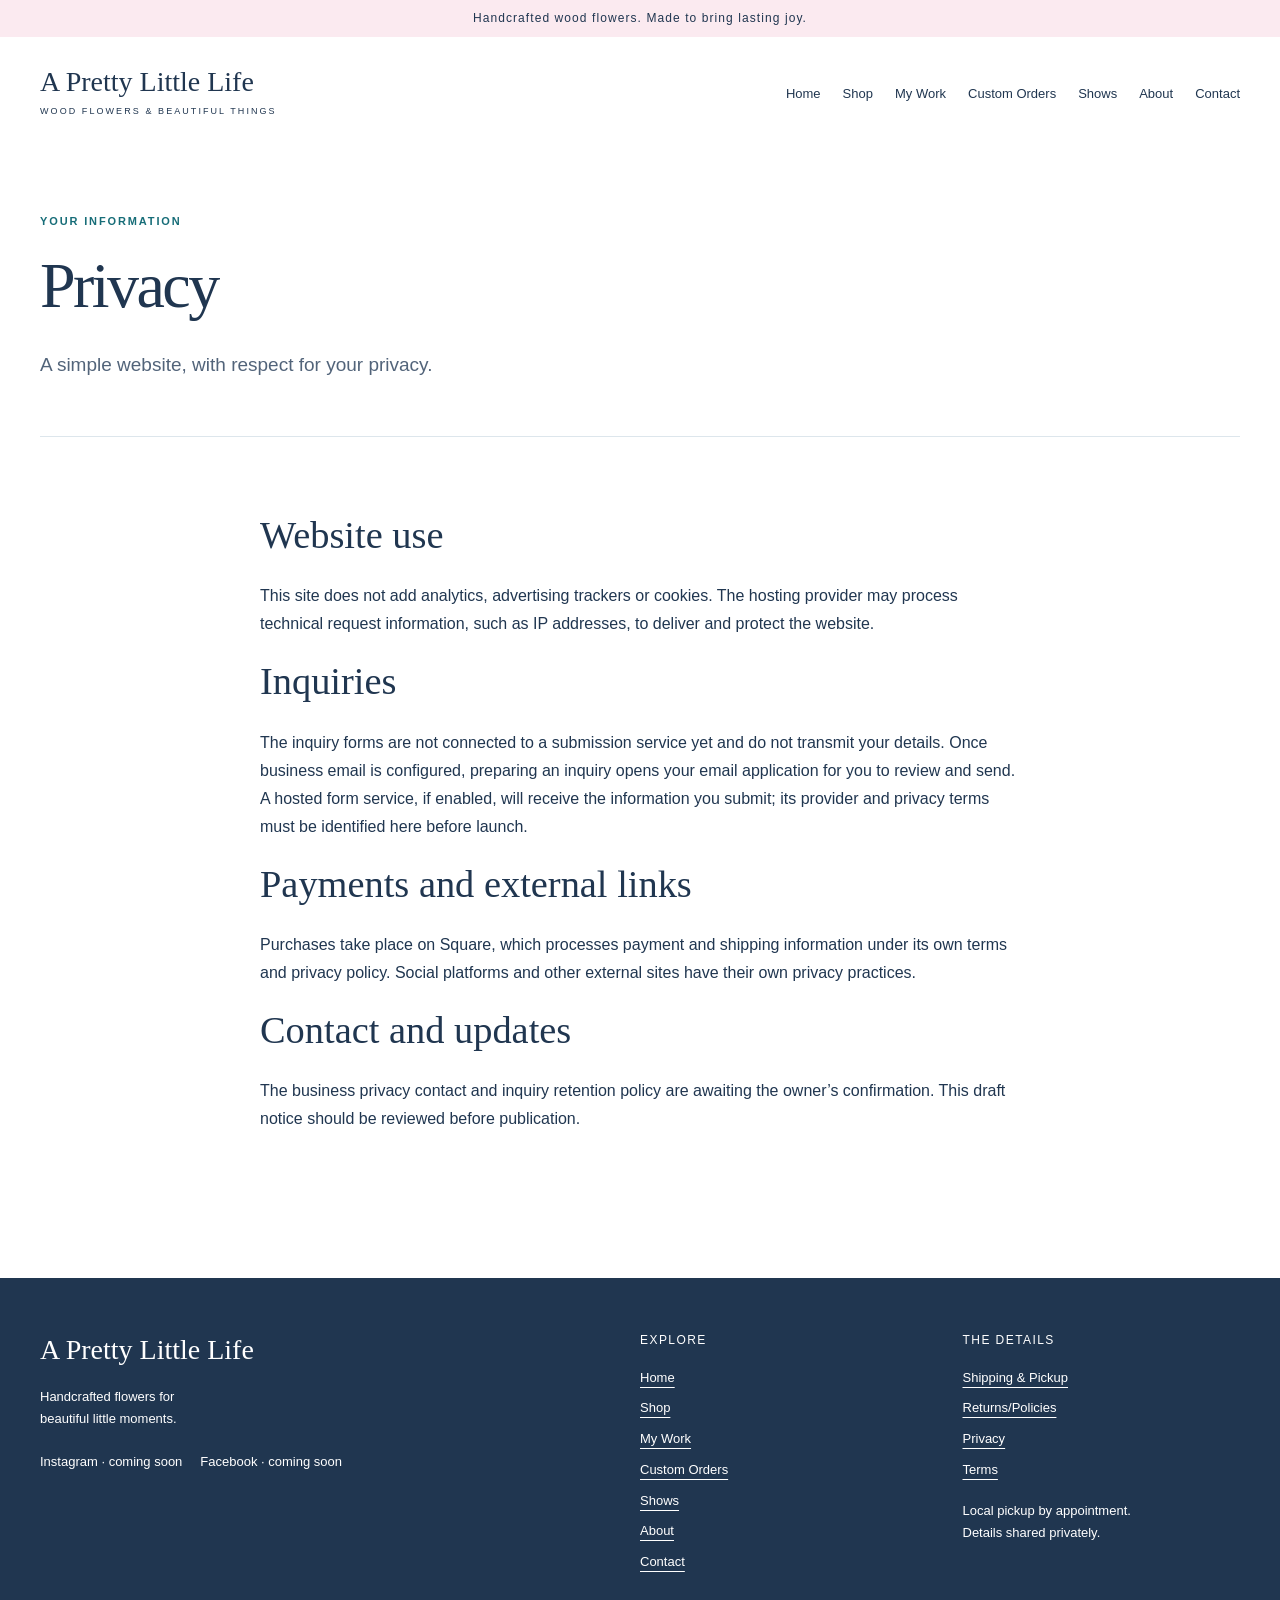
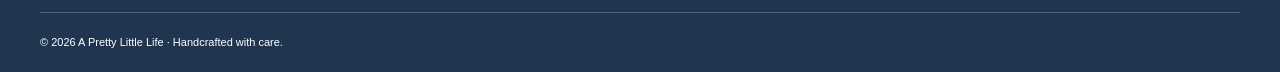
<file: privacy.html>
<!doctype html><html lang="en"><head><meta charset="utf-8"><meta name="viewport" content="width=device-width,initial-scale=1"><title>Privacy | A Pretty Little Life</title><meta name="description" content="Privacy information for the A Pretty Little Life static website."><meta property="og:title" content="Privacy | A Pretty Little Life"><meta property="og:description" content="Privacy information for the A Pretty Little Life static website."><meta property="og:type" content="website"><meta property="og:site_name" content="A Pretty Little Life"><meta name="theme-color" content="#ffffff"><link rel="icon" href="assets/favicon.svg" type="image/svg+xml"><link rel="stylesheet" href="assets/style.css?v=white-pink-aqua-navy-1"><script src="assets/site.js" defer></script><script type="application/ld+json">{"@context": "https://schema.org", "@type": "Organization", "name": "A Pretty Little Life", "description": "Handcrafted wood-flower arrangements for home d\u00e9cor, gifts and celebrations."}</script><!-- PUBLIC-SEO-START --><link rel="canonical" href="https://aprettylittlelife.github.io/APrettyLittleLife-website/privacy.html"><meta property="og:url" content="https://aprettylittlelife.github.io/APrettyLittleLife-website/privacy.html"><!-- PUBLIC-SEO-END --></head><body><a class="skip" href="#main">Skip to content</a><div class="announcement">Handcrafted wood flowers. Made to bring lasting joy.</div><header class="header wrap"><a class="brand" href="index.html">A Pretty Little Life<span>WOOD FLOWERS & BEAUTIFUL THINGS</span></a><button class="menu-toggle" aria-expanded="false" aria-controls="navigation">Menu</button><nav id="navigation" aria-label="Main navigation"><a href="index.html">Home</a><a href="shop.html">Shop</a><a href="my-work.html">My Work</a><a href="custom-orders.html">Custom Orders</a><a href="shows.html">Shows</a><a href="about.html">About</a><a href="contact.html">Contact</a></nav></header><main id="main"><noscript><p class="wrap form-notice">Please enable JavaScript to view current products, portfolio filters and contact options. Online ordering and inquiries are not available without JavaScript.</p></noscript><section class="page-intro wrap"><p class="eyebrow">Your information</p><h1>Privacy</h1><p class="lede">A simple website, with respect for your privacy.</p></section><section class="wrap narrow section"><h2>Website use</h2><p>This site does not add analytics, advertising trackers or cookies. The hosting provider may process technical request information, such as IP addresses, to deliver and protect the website.</p><h2>Inquiries</h2><p>The inquiry forms are not connected to a submission service yet and do not transmit your details. Once business email is configured, preparing an inquiry opens your email application for you to review and send. A hosted form service, if enabled, will receive the information you submit; its provider and privacy terms must be identified here before launch.</p><h2>Payments and external links</h2><p>Purchases take place on Square, which processes payment and shipping information under its own terms and privacy policy. Social platforms and other external sites have their own privacy practices.</p><h2>Contact and updates</h2><p>The business privacy contact and inquiry retention policy are awaiting the owner’s confirmation. This draft notice should be reviewed before publication.</p></section></main><footer><div class="wrap footer-grid"><div><a class="brand" href="index.html">A Pretty Little Life</a><p>Handcrafted flowers for<br>beautiful little moments.</p><div data-social></div></div><div><h2>Explore</h2><a href="index.html">Home</a><a href="shop.html">Shop</a><a href="my-work.html">My Work</a><a href="custom-orders.html">Custom Orders</a><a href="shows.html">Shows</a><a href="about.html">About</a><a href="contact.html">Contact</a></div><div><h2>The details</h2><a href="shipping.html">Shipping & Pickup</a><a href="policies.html">Returns/Policies</a><a href="privacy.html">Privacy</a><a href="terms.html">Terms</a><p>Local pickup by appointment.<br>Details shared privately.</p></div></div><div class="wrap copyright">© <span data-year></span> A Pretty Little Life · Handcrafted with care.</div></footer></body></html>
</file>
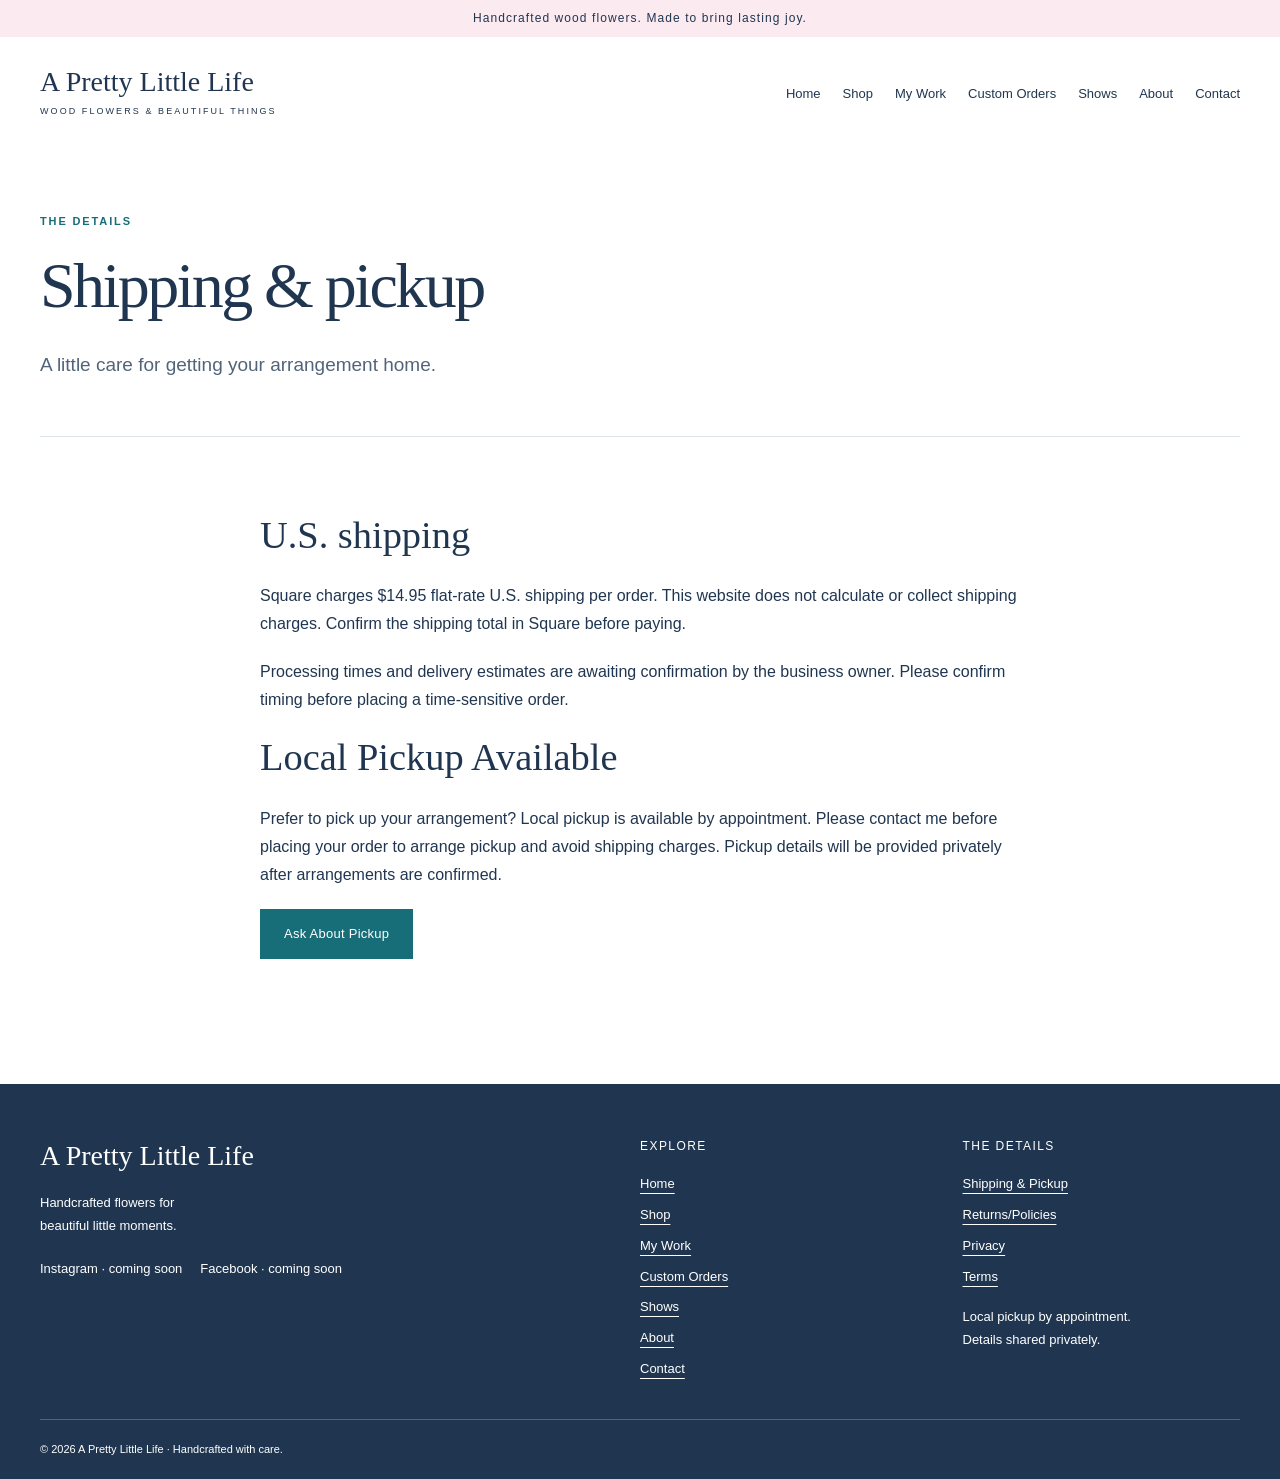
<file: shipping.html>
<!doctype html><html lang="en"><head><meta charset="utf-8"><meta name="viewport" content="width=device-width,initial-scale=1"><title>Shipping & pickup | A Pretty Little Life</title><meta name="description" content="U.S. shipping and appointment-based local pickup for A Pretty Little Life arrangements."><meta property="og:title" content="Shipping & pickup | A Pretty Little Life"><meta property="og:description" content="U.S. shipping and appointment-based local pickup for A Pretty Little Life arrangements."><meta property="og:type" content="website"><meta property="og:site_name" content="A Pretty Little Life"><meta name="theme-color" content="#ffffff"><link rel="icon" href="assets/favicon.svg" type="image/svg+xml"><link rel="stylesheet" href="assets/style.css?v=white-pink-aqua-navy-1"><script src="assets/site.js" defer></script><script type="application/ld+json">{"@context": "https://schema.org", "@type": "Organization", "name": "A Pretty Little Life", "description": "Handcrafted wood-flower arrangements for home d\u00e9cor, gifts and celebrations."}</script><!-- PUBLIC-SEO-START --><link rel="canonical" href="https://aprettylittlelife.github.io/APrettyLittleLife-website/shipping.html"><meta property="og:url" content="https://aprettylittlelife.github.io/APrettyLittleLife-website/shipping.html"><!-- PUBLIC-SEO-END --></head><body><a class="skip" href="#main">Skip to content</a><div class="announcement">Handcrafted wood flowers. Made to bring lasting joy.</div><header class="header wrap"><a class="brand" href="index.html">A Pretty Little Life<span>WOOD FLOWERS & BEAUTIFUL THINGS</span></a><button class="menu-toggle" aria-expanded="false" aria-controls="navigation">Menu</button><nav id="navigation" aria-label="Main navigation"><a href="index.html">Home</a><a href="shop.html">Shop</a><a href="my-work.html">My Work</a><a href="custom-orders.html">Custom Orders</a><a href="shows.html">Shows</a><a href="about.html">About</a><a href="contact.html">Contact</a></nav></header><main id="main"><noscript><p class="wrap form-notice">Please enable JavaScript to view current products, portfolio filters and contact options. Online ordering and inquiries are not available without JavaScript.</p></noscript><section class="page-intro wrap"><p class="eyebrow">The details</p><h1>Shipping & pickup</h1><p class="lede">A little care for getting your arrangement home.</p></section><section class="wrap narrow section"><h2>U.S. shipping</h2><p>Square charges $14.95 flat-rate U.S. shipping per order. This website does not calculate or collect shipping charges. Confirm the shipping total in Square before paying.</p><p>Processing times and delivery estimates are awaiting confirmation by the business owner. Please confirm timing before placing a time-sensitive order.</p><h2>Local Pickup Available</h2><p>Prefer to pick up your arrangement? Local pickup is available by appointment. Please contact me before placing your order to arrange pickup and avoid shipping charges. Pickup details will be provided privately after arrangements are confirmed.</p><a class="button" href="contact.html">Ask About Pickup</a></section></main><footer><div class="wrap footer-grid"><div><a class="brand" href="index.html">A Pretty Little Life</a><p>Handcrafted flowers for<br>beautiful little moments.</p><div data-social></div></div><div><h2>Explore</h2><a href="index.html">Home</a><a href="shop.html">Shop</a><a href="my-work.html">My Work</a><a href="custom-orders.html">Custom Orders</a><a href="shows.html">Shows</a><a href="about.html">About</a><a href="contact.html">Contact</a></div><div><h2>The details</h2><a href="shipping.html">Shipping & Pickup</a><a href="policies.html">Returns/Policies</a><a href="privacy.html">Privacy</a><a href="terms.html">Terms</a><p>Local pickup by appointment.<br>Details shared privately.</p></div></div><div class="wrap copyright">© <span data-year></span> A Pretty Little Life · Handcrafted with care.</div></footer></body></html>
</file>
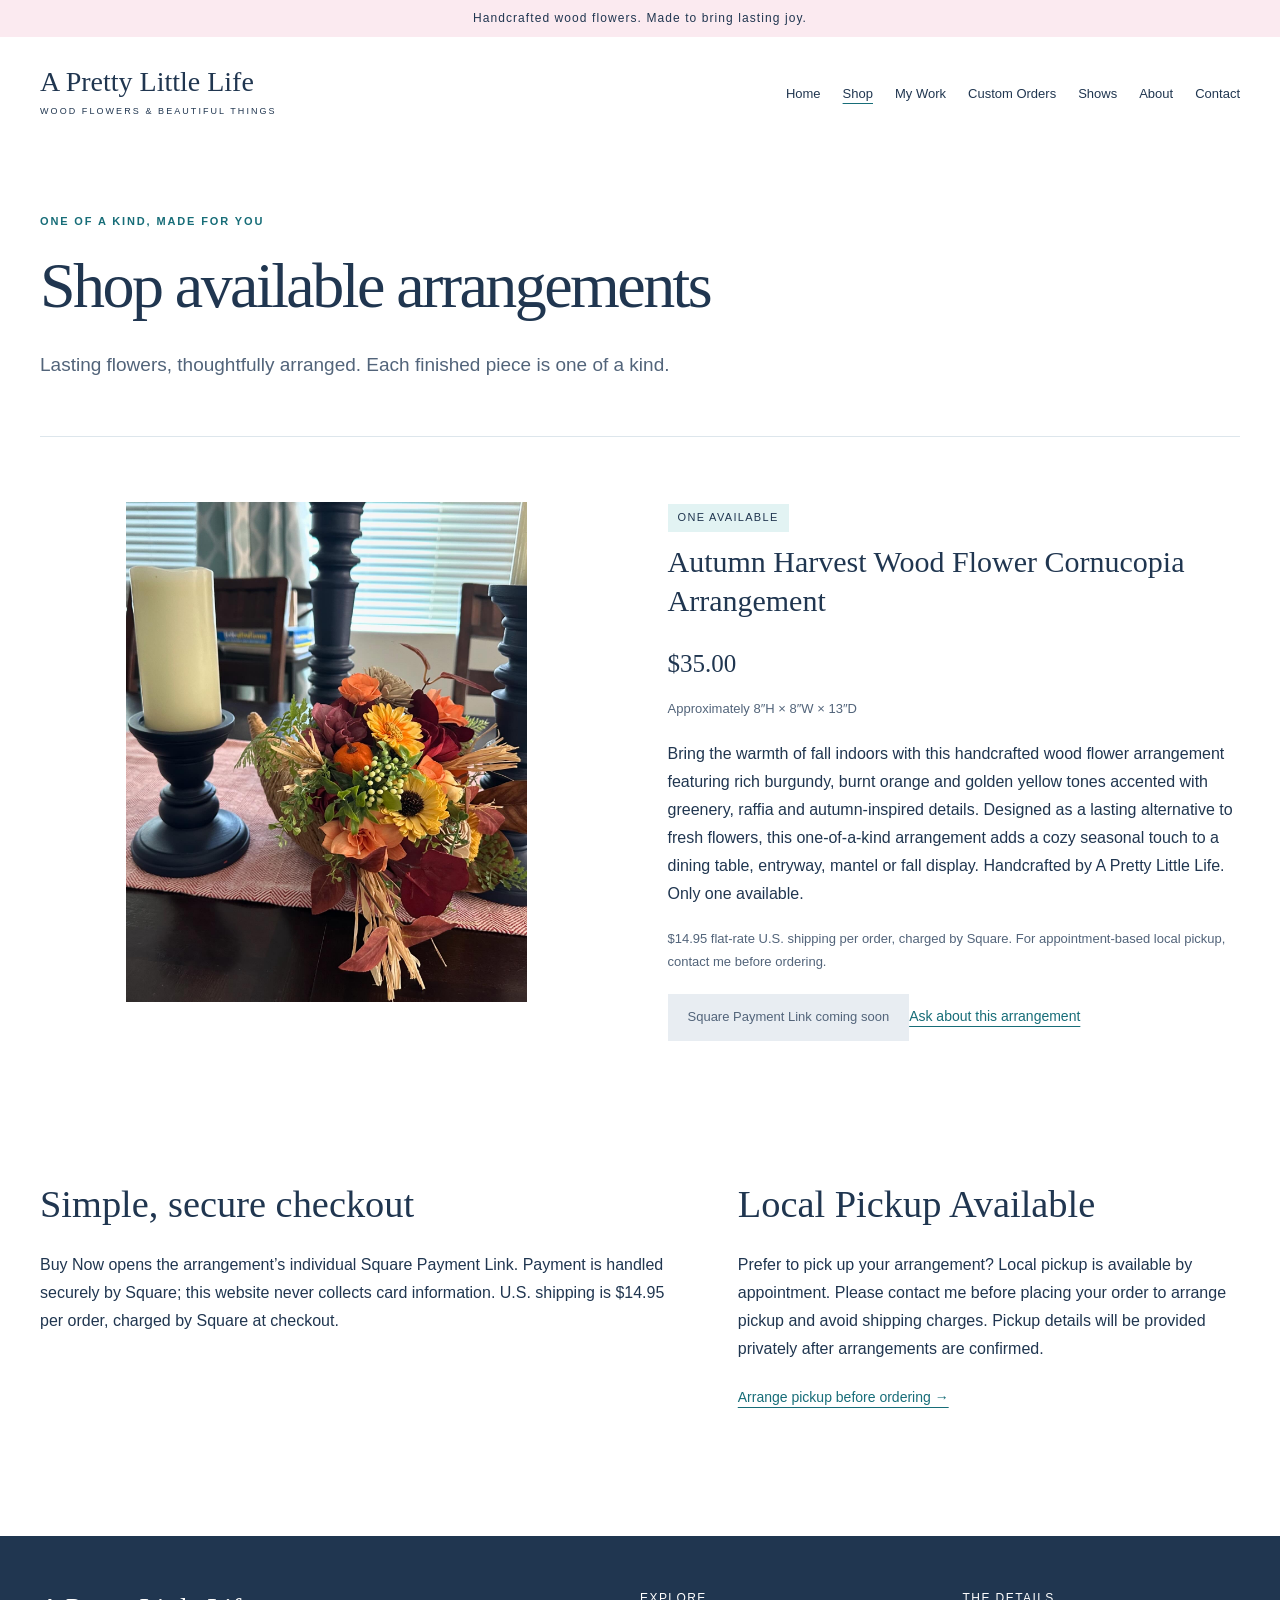
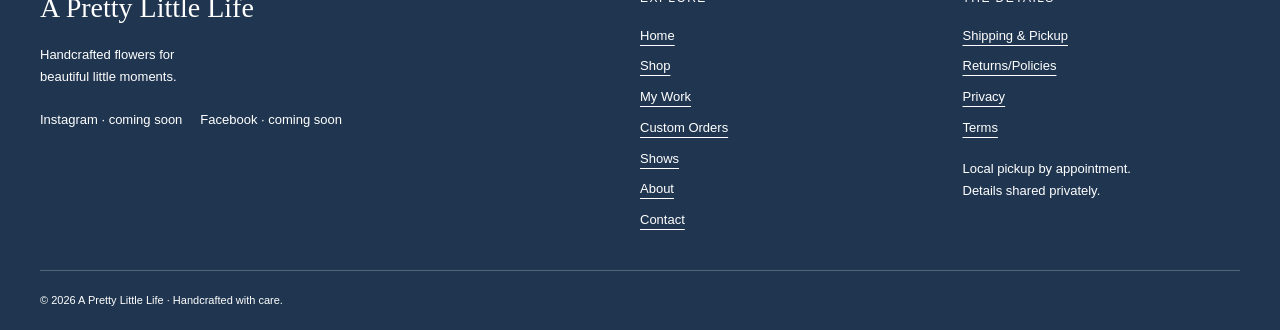
<file: shop.html>
<!doctype html><html lang="en"><head><meta charset="utf-8"><meta name="viewport" content="width=device-width,initial-scale=1"><title>Shop available arrangements | A Pretty Little Life</title><meta name="description" content="Shop one-of-a-kind handcrafted wood-flower arrangements. Secure checkout through Square."><meta property="og:title" content="Shop available arrangements | A Pretty Little Life"><meta property="og:description" content="Shop one-of-a-kind handcrafted wood-flower arrangements. Secure checkout through Square."><meta property="og:type" content="website"><meta property="og:site_name" content="A Pretty Little Life"><meta name="theme-color" content="#ffffff"><link rel="icon" href="assets/favicon.svg" type="image/svg+xml"><link rel="stylesheet" href="assets/style.css?v=white-pink-aqua-navy-1"><script src="assets/site.js?v=autumn-photo-1" defer></script><script type="application/ld+json">{"@context": "https://schema.org", "@type": "Organization", "name": "A Pretty Little Life", "description": "Handcrafted wood-flower arrangements for home d\u00e9cor, gifts and celebrations."}</script><!-- PUBLIC-SEO-START --><link rel="canonical" href="https://aprettylittlelife.github.io/APrettyLittleLife-website/shop.html"><meta property="og:url" content="https://aprettylittlelife.github.io/APrettyLittleLife-website/shop.html"><!-- PUBLIC-SEO-END --></head><body><a class="skip" href="#main">Skip to content</a><div class="announcement">Handcrafted wood flowers. Made to bring lasting joy.</div><header class="header wrap"><a class="brand" href="index.html">A Pretty Little Life<span>WOOD FLOWERS & BEAUTIFUL THINGS</span></a><button class="menu-toggle" aria-expanded="false" aria-controls="navigation">Menu</button><nav id="navigation" aria-label="Main navigation"><a href="index.html">Home</a><a href="shop.html" aria-current="page">Shop</a><a href="my-work.html">My Work</a><a href="custom-orders.html">Custom Orders</a><a href="shows.html">Shows</a><a href="about.html">About</a><a href="contact.html">Contact</a></nav></header><main id="main"><noscript><p class="wrap form-notice">Please enable JavaScript to view current products, portfolio filters and contact options. Online ordering and inquiries are not available without JavaScript.</p></noscript><section class="page-intro wrap"><p class="eyebrow">One of a kind, made for you</p><h1>Shop available arrangements</h1><p class="lede">Lasting flowers, thoughtfully arranged. Each finished piece is one of a kind.</p></section><section class="wrap section" data-products></section><section class="wrap info-grid section"><div><h2>Simple, secure checkout</h2><p>Buy Now opens the arrangement’s individual Square Payment Link. Payment is handled securely by Square; this website never collects card information. U.S. shipping is $14.95 per order, charged by Square at checkout.</p></div><div><h2>Local Pickup Available</h2><p>Prefer to pick up your arrangement? Local pickup is available by appointment. Please contact me before placing your order to arrange pickup and avoid shipping charges. Pickup details will be provided privately after arrangements are confirmed.</p><a class="text-link" href="contact.html">Arrange pickup before ordering →</a></div></section></main><footer><div class="wrap footer-grid"><div><a class="brand" href="index.html">A Pretty Little Life</a><p>Handcrafted flowers for<br>beautiful little moments.</p><div data-social></div></div><div><h2>Explore</h2><a href="index.html">Home</a><a href="shop.html" aria-current="page">Shop</a><a href="my-work.html">My Work</a><a href="custom-orders.html">Custom Orders</a><a href="shows.html">Shows</a><a href="about.html">About</a><a href="contact.html">Contact</a></div><div><h2>The details</h2><a href="shipping.html">Shipping & Pickup</a><a href="policies.html">Returns/Policies</a><a href="privacy.html">Privacy</a><a href="terms.html">Terms</a><p>Local pickup by appointment.<br>Details shared privately.</p></div></div><div class="wrap copyright">© <span data-year></span> A Pretty Little Life · Handcrafted with care.</div></footer></body></html>
</file>
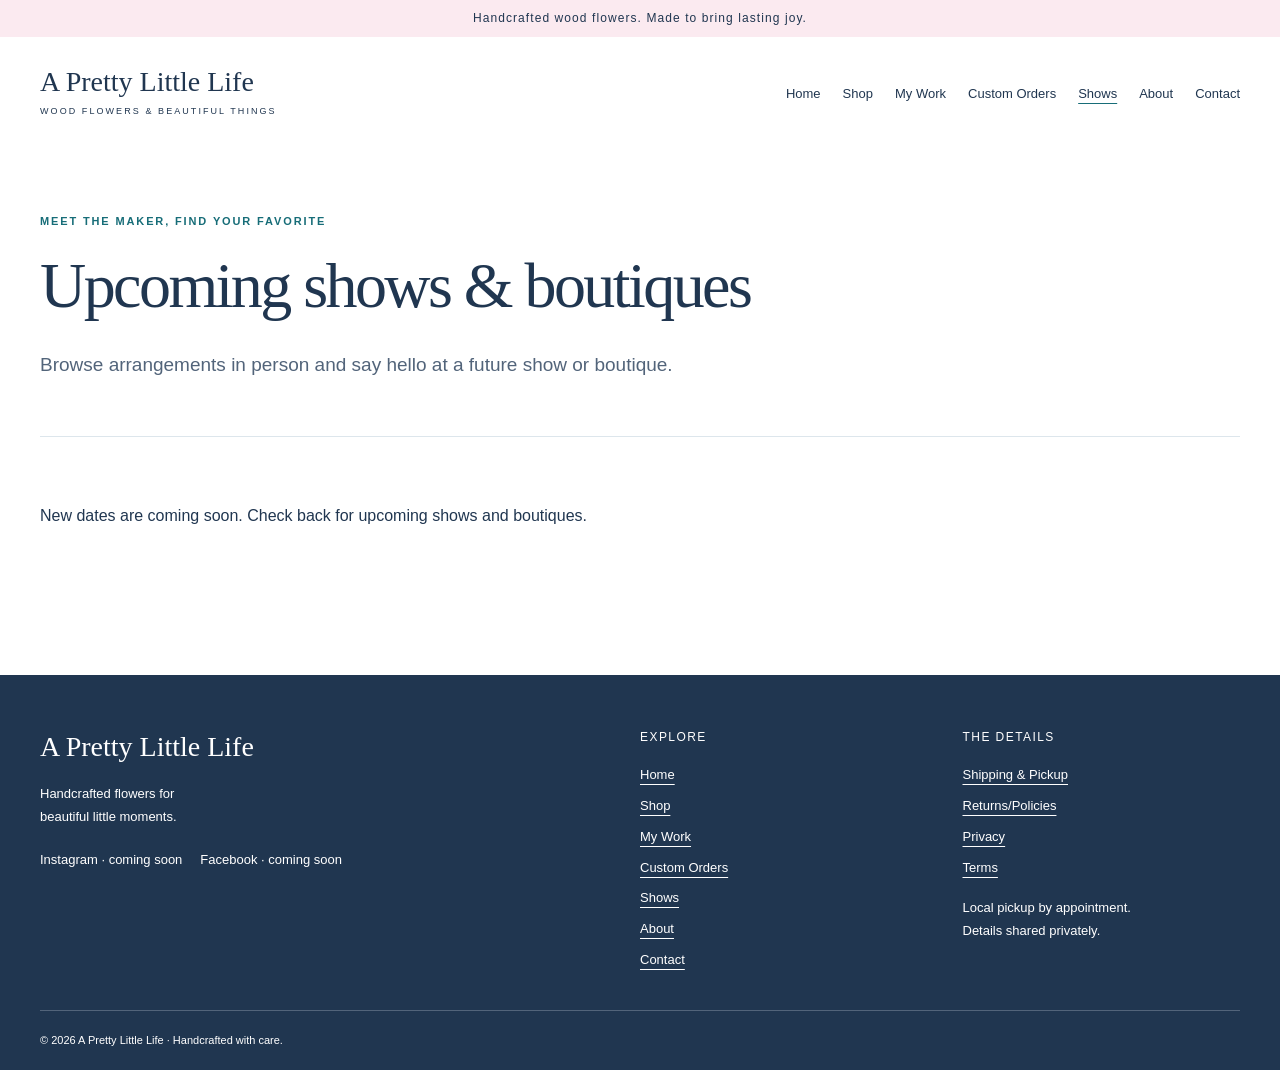
<file: shows.html>
<!doctype html><html lang="en"><head><meta charset="utf-8"><meta name="viewport" content="width=device-width,initial-scale=1"><title>Upcoming shows & boutiques | A Pretty Little Life</title><meta name="description" content="Find upcoming A Pretty Little Life boutiques, markets and shows."><meta property="og:title" content="Upcoming shows & boutiques | A Pretty Little Life"><meta property="og:description" content="Find upcoming A Pretty Little Life boutiques, markets and shows."><meta property="og:type" content="website"><meta property="og:site_name" content="A Pretty Little Life"><meta name="theme-color" content="#ffffff"><link rel="icon" href="assets/favicon.svg" type="image/svg+xml"><link rel="stylesheet" href="assets/style.css?v=white-pink-aqua-navy-1"><script src="assets/site.js" defer></script><script type="application/ld+json">{"@context": "https://schema.org", "@type": "Organization", "name": "A Pretty Little Life", "description": "Handcrafted wood-flower arrangements for home d\u00e9cor, gifts and celebrations."}</script><!-- PUBLIC-SEO-START --><link rel="canonical" href="https://aprettylittlelife.github.io/APrettyLittleLife-website/shows.html"><meta property="og:url" content="https://aprettylittlelife.github.io/APrettyLittleLife-website/shows.html"><!-- PUBLIC-SEO-END --></head><body><a class="skip" href="#main">Skip to content</a><div class="announcement">Handcrafted wood flowers. Made to bring lasting joy.</div><header class="header wrap"><a class="brand" href="index.html">A Pretty Little Life<span>WOOD FLOWERS & BEAUTIFUL THINGS</span></a><button class="menu-toggle" aria-expanded="false" aria-controls="navigation">Menu</button><nav id="navigation" aria-label="Main navigation"><a href="index.html">Home</a><a href="shop.html">Shop</a><a href="my-work.html">My Work</a><a href="custom-orders.html">Custom Orders</a><a href="shows.html" aria-current="page">Shows</a><a href="about.html">About</a><a href="contact.html">Contact</a></nav></header><main id="main"><noscript><p class="wrap form-notice">Please enable JavaScript to view current products, portfolio filters and contact options. Online ordering and inquiries are not available without JavaScript.</p></noscript><section class="page-intro wrap"><p class="eyebrow">Meet the maker, find your favorite</p><h1>Upcoming shows & boutiques</h1><p class="lede">Browse arrangements in person and say hello at a future show or boutique.</p></section><section class="wrap section" data-events></section></main><footer><div class="wrap footer-grid"><div><a class="brand" href="index.html">A Pretty Little Life</a><p>Handcrafted flowers for<br>beautiful little moments.</p><div data-social></div></div><div><h2>Explore</h2><a href="index.html">Home</a><a href="shop.html">Shop</a><a href="my-work.html">My Work</a><a href="custom-orders.html">Custom Orders</a><a href="shows.html" aria-current="page">Shows</a><a href="about.html">About</a><a href="contact.html">Contact</a></div><div><h2>The details</h2><a href="shipping.html">Shipping & Pickup</a><a href="policies.html">Returns/Policies</a><a href="privacy.html">Privacy</a><a href="terms.html">Terms</a><p>Local pickup by appointment.<br>Details shared privately.</p></div></div><div class="wrap copyright">© <span data-year></span> A Pretty Little Life · Handcrafted with care.</div></footer></body></html>
</file>
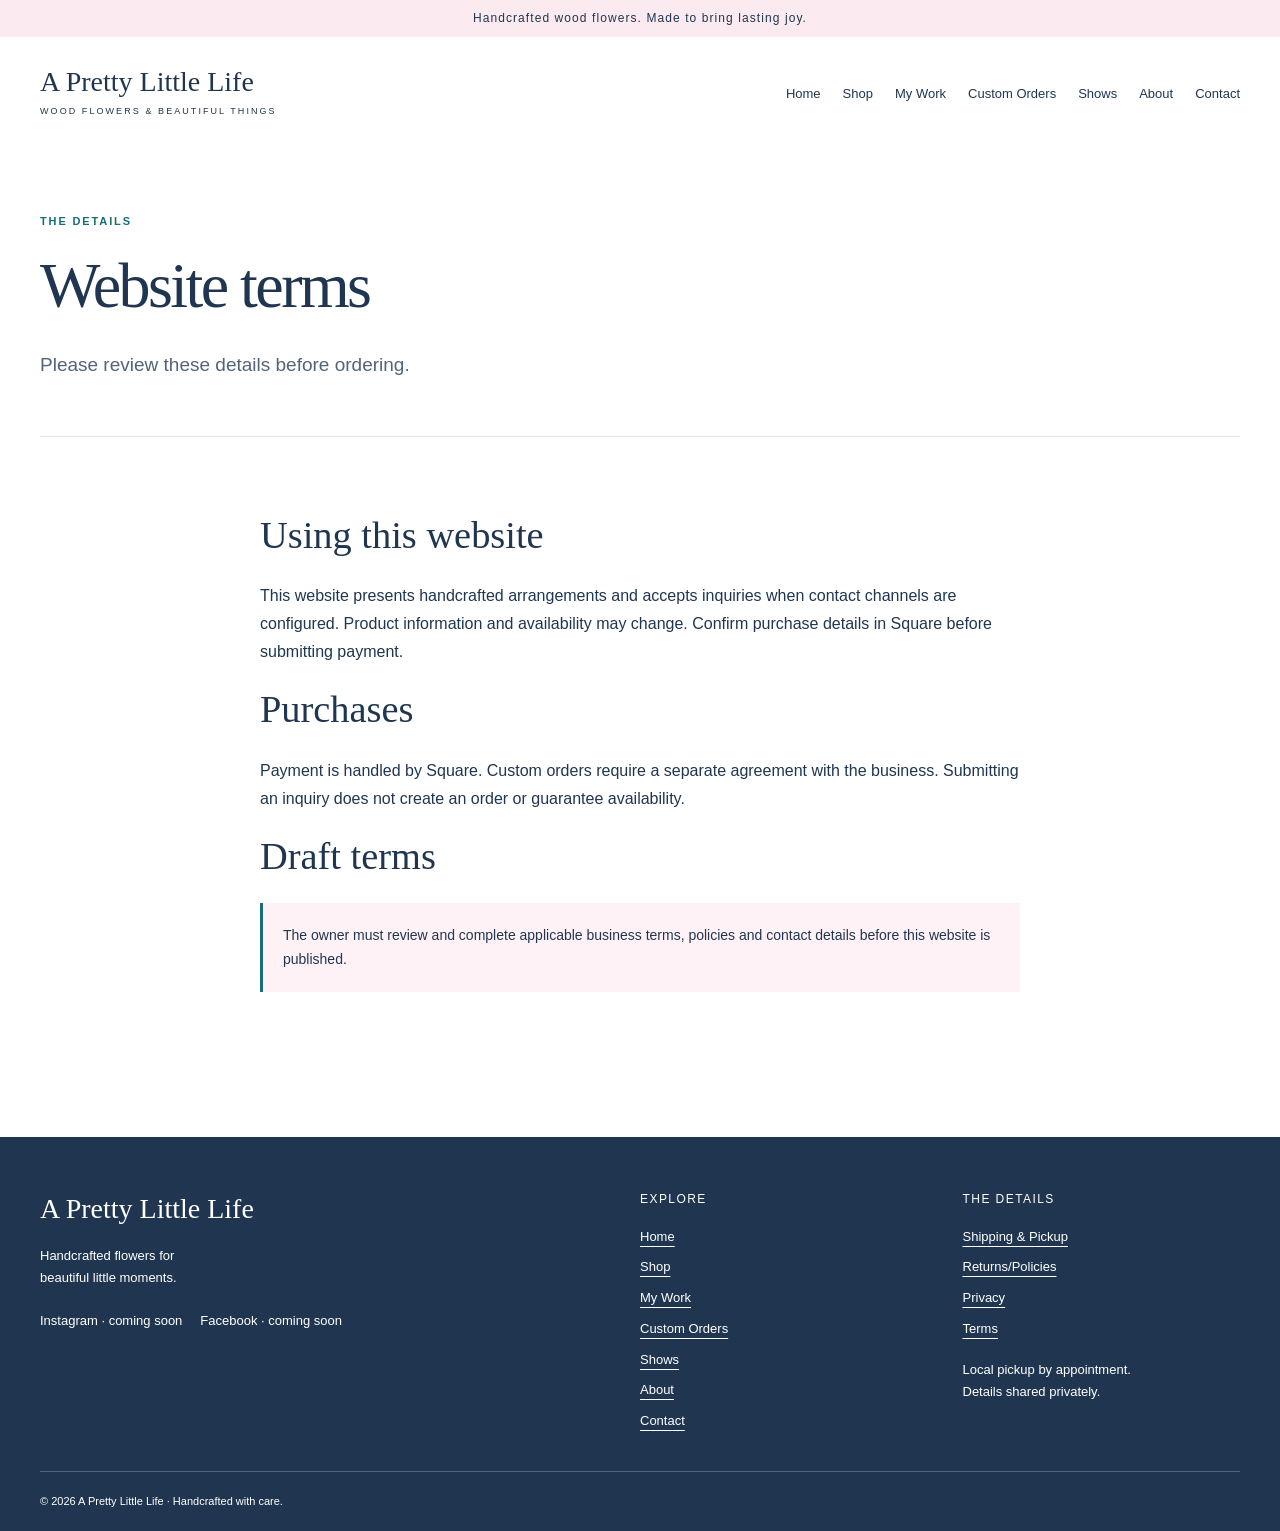
<file: terms.html>
<!doctype html><html lang="en"><head><meta charset="utf-8"><meta name="viewport" content="width=device-width,initial-scale=1"><title>Terms | A Pretty Little Life</title><meta name="description" content="Website terms for A Pretty Little Life."><meta property="og:title" content="Terms | A Pretty Little Life"><meta property="og:description" content="Website terms for A Pretty Little Life."><meta property="og:type" content="website"><meta property="og:site_name" content="A Pretty Little Life"><meta name="theme-color" content="#ffffff"><link rel="icon" href="assets/favicon.svg" type="image/svg+xml"><link rel="stylesheet" href="assets/style.css?v=white-pink-aqua-navy-1"><script src="assets/site.js" defer></script><script type="application/ld+json">{"@context": "https://schema.org", "@type": "Organization", "name": "A Pretty Little Life", "description": "Handcrafted wood-flower arrangements for home d\u00e9cor, gifts and celebrations."}</script><!-- PUBLIC-SEO-START --><link rel="canonical" href="https://aprettylittlelife.github.io/APrettyLittleLife-website/terms.html"><meta property="og:url" content="https://aprettylittlelife.github.io/APrettyLittleLife-website/terms.html"><!-- PUBLIC-SEO-END --></head><body><a class="skip" href="#main">Skip to content</a><div class="announcement">Handcrafted wood flowers. Made to bring lasting joy.</div><header class="header wrap"><a class="brand" href="index.html">A Pretty Little Life<span>WOOD FLOWERS & BEAUTIFUL THINGS</span></a><button class="menu-toggle" aria-expanded="false" aria-controls="navigation">Menu</button><nav id="navigation" aria-label="Main navigation"><a href="index.html">Home</a><a href="shop.html">Shop</a><a href="my-work.html">My Work</a><a href="custom-orders.html">Custom Orders</a><a href="shows.html">Shows</a><a href="about.html">About</a><a href="contact.html">Contact</a></nav></header><main id="main"><noscript><p class="wrap form-notice">Please enable JavaScript to view current products, portfolio filters and contact options. Online ordering and inquiries are not available without JavaScript.</p></noscript><section class="page-intro wrap"><p class="eyebrow">The details</p><h1>Website terms</h1><p class="lede">Please review these details before ordering.</p></section><section class="wrap narrow section"><h2>Using this website</h2><p>This website presents handcrafted arrangements and accepts inquiries when contact channels are configured. Product information and availability may change. Confirm purchase details in Square before submitting payment.</p><h2>Purchases</h2><p>Payment is handled by Square. Custom orders require a separate agreement with the business. Submitting an inquiry does not create an order or guarantee availability.</p><h2>Draft terms</h2><p class="story-placeholder">The owner must review and complete applicable business terms, policies and contact details before this website is published.</p></section></main><footer><div class="wrap footer-grid"><div><a class="brand" href="index.html">A Pretty Little Life</a><p>Handcrafted flowers for<br>beautiful little moments.</p><div data-social></div></div><div><h2>Explore</h2><a href="index.html">Home</a><a href="shop.html">Shop</a><a href="my-work.html">My Work</a><a href="custom-orders.html">Custom Orders</a><a href="shows.html">Shows</a><a href="about.html">About</a><a href="contact.html">Contact</a></div><div><h2>The details</h2><a href="shipping.html">Shipping & Pickup</a><a href="policies.html">Returns/Policies</a><a href="privacy.html">Privacy</a><a href="terms.html">Terms</a><p>Local pickup by appointment.<br>Details shared privately.</p></div></div><div class="wrap copyright">© <span data-year></span> A Pretty Little Life · Handcrafted with care.</div></footer></body></html>
</file>
<file: assets/style.css>
:root{--white:#ffffff;--ink:#203650;--aqua:#176d78;--muted:#52647a;--line:#dde6ec;--pink:#fbeaf0}*{box-sizing:border-box}body{margin:0;background:var(--white);color:var(--ink);font:16px/1.75 Arial,sans-serif}h1,h2,h3,.brand{font-family:Georgia,'Times New Roman',serif;font-weight:400}h1{font-size:clamp(2.5rem,5.5vw,5.2rem);line-height:1.08;letter-spacing:-.04em;margin:20px 0 28px}h2{font-size:clamp(1.9rem,3vw,2.8rem);line-height:1.2;margin:10px 0 24px}h3{font-size:1.5rem;line-height:1.3}p{margin:0 0 20px}a{color:var(--aqua);text-underline-offset:5px}button,input,select,textarea{font:inherit}button,a,input,select,textarea{touch-action:manipulation}button{cursor:pointer}:focus-visible{outline:3px solid #176d78;outline-offset:5px}.wrap{width:min(1200px,calc(100% - 80px));margin:auto}.narrow{max-width:760px}.announcement{text-align:center;background:#fbeaf0;color:#203650;padding:8px;font-size:12px;letter-spacing:.09em}.header{display:flex;align-items:center;justify-content:space-between;padding-top:28px;padding-bottom:28px;gap:25px}.brand{color:var(--ink);text-decoration:none;font-size:28px;line-height:1.2;white-space:nowrap}.brand span{display:block;font:9px/2.8 Arial,sans-serif;letter-spacing:.23em;text-align:center}.header nav{display:flex;gap:22px;font-size:13px}.header nav a{color:var(--ink);text-decoration:none}.header nav a:hover,.header nav a[aria-current]{text-decoration:underline}.menu-toggle{display:none}.hero{display:grid;grid-template-columns:1.05fr 1fr;gap:70px;align-items:center;padding-top:35px;padding-bottom:80px}.eyebrow{text-transform:uppercase;letter-spacing:.17em;font-size:11px;color:var(--aqua);font-weight:700}.hero h1 em{color:var(--aqua);font-weight:400}.lede{font-size:19px;max-width:650px;color:#52647a}.hero>div>p:not(.eyebrow){max-width:460px}.actions{display:flex;align-items:center;gap:24px;flex-wrap:wrap;margin-top:30px}.button{display:inline-block;background:var(--aqua);color:white;padding:13px 23px;border:1px solid var(--aqua);text-decoration:none;font-size:13px;letter-spacing:.02em}.button:hover{background:#125660}.text-link{font-size:14px}.hero-art{position:relative;margin:0}.hero-art img{width:100%;height:auto;display:block;border-radius:150px 150px 0 0}.hero-art figcaption{font-size:10px;margin-top:10px;color:var(--muted)}.art-note{position:absolute;bottom:65px;right:-20px;background:var(--white);border:1px solid var(--line);padding:25px;font:italic 24px/1.3 Georgia}.intro-band{text-align:center;background:#eff8f8;padding:65px 0}.section{padding-top:65px;padding-bottom:65px}.section-heading{display:flex;align-items:end;justify-content:space-between;gap:20px;margin-bottom:25px}.section-heading h2{margin-bottom:0}.product{display:grid;grid-template-columns:1fr 1fr;gap:55px;align-items:start}.placeholder{background:linear-gradient(135deg,#fbeaf0,#fff7fa);min-height:330px;display:flex;flex-direction:column;justify-content:center;align-items:center;text-align:center;padding:30px;color:#203650;border:1px solid #e8cfd9}.placeholder:before{content:'✧';font:60px Georgia;color:#176d78}.placeholder span{font:24px/1.5 Georgia}.placeholder small{max-width:280px}.product h3{font-size:30px;margin-top:10px}.price{font:25px Georgia}.badge{font-size:11px;text-transform:uppercase;letter-spacing:.12em;display:inline-block;background:#e2f3f3;padding:4px 10px}.muted{font-size:13px;color:var(--muted)}.product .disabled{background:#e8edf2;color:#52647a;padding:12px 20px;display:inline-block;font-size:13px}.product figure{margin:0}.product img{width:100%;object-fit:contain;max-height:500px}.thumbnails{display:flex;gap:12px;flex-wrap:wrap;margin-top:12px}.thumbnails button{background:transparent;border:1px solid var(--line);padding:5px;width:75px}.thumbnails img{height:65px}.category-grid,.gallery-grid{display:grid;grid-template-columns:repeat(3,1fr);gap:24px}.category-grid a{color:var(--ink);background:#fbeaf0;padding:50px 30px;text-decoration:none;font:27px Georgia}.category-grid a:nth-child(2){background:#e2f3f3}.category-grid a:nth-child(3){background:#f3f7fb}.category-grid span{display:block;font:12px Arial;margin-top:25px}.cta{background:var(--pink);padding:55px;text-align:center}.info-grid{display:grid;grid-template-columns:1.25fr 1fr;gap:70px}.page-intro{padding-top:60px;padding-bottom:35px;border-bottom:1px solid var(--line)}.page-intro h1{font-size:clamp(2.5rem,5vw,4.5rem)}.filters{display:flex;gap:10px;flex-wrap:wrap;margin-bottom:30px}.filters button{border:1px solid #6b8798;padding:9px 17px;background:transparent;color:var(--ink);font-size:13px}.filters button[aria-pressed=true]{background:var(--aqua);color:white}.gallery-grid figure{margin:0}.gallery-grid img{width:100%;height:300px;object-fit:cover}.gallery-grid figcaption{font:22px Georgia;margin-top:16px}.form-grid{display:grid;grid-template-columns:1fr 1fr;gap:20px}label{display:block;font-size:13px;font-weight:600}input,select,textarea{display:block;width:100%;background:#ffffff;border:1px solid #6b8798;color:var(--ink);padding:11px;margin-top:7px;border-radius:0}.full{grid-column:1/-1}.form-notice,.story-placeholder{padding:20px;background:#fff2f6;border-left:3px solid #176d78;font-size:14px}.form-notice{margin-top:25px}.form-result{margin-top:20px}.event{border-bottom:1px solid var(--line);padding:20px 0}footer{margin-top:60px;background:#203650;color:#ffffff;padding:55px 0 20px}.footer-grid{display:grid;grid-template-columns:2fr 1fr 1fr;gap:45px}.footer-grid h2{font:12px Arial;text-transform:uppercase;letter-spacing:.12em;margin:0 0 20px}.footer-grid>div>a:not(.brand){display:block;font-size:13px;margin-bottom:8px}.footer-grid p{font-size:13px;margin-top:18px}.social{display:flex;gap:18px;font-size:13px}.copyright{border-top:1px solid #52647a;padding-top:20px;margin-top:30px;font-size:11px}.skip{position:absolute;left:15px;top:-100px;background:white;padding:15px;z-index:10}.skip:focus{top:10px}.portrait{min-height:420px}body:has(.menu-toggle[aria-expanded=true]) .header nav{display:flex}@media(max-width:1000px){.header{flex-wrap:wrap}.header nav{gap:18px}.hero{gap:35px}.brand{font-size:25px}.wrap{width:calc(100% - 48px)}}@media(max-width:700px){.wrap{width:calc(100% - 36px)}.header{position:relative;padding:20px 0}.menu-toggle{display:block;background:transparent;border:1px solid #6b8798;padding:7px 12px}.header nav{display:none;width:100%;flex-direction:column;gap:0}.header nav a{padding:12px 0}.hero{grid-template-columns:1fr;padding-top:30px;padding-bottom:45px;gap:35px}.hero h1{font-size:3.3rem}.hero-art{max-width:440px;width:100%;margin:auto}.art-note{right:0}.hero-art img{max-height:460px;object-fit:cover}.section{padding:40px 0}.intro-band{padding:40px 0}.product,.info-grid{grid-template-columns:1fr;gap:30px}.category-grid,.gallery-grid{grid-template-columns:1fr}.category-grid a{padding:35px}.section-heading{align-items:start;flex-direction:column}.cta{padding:35px 20px}.footer-grid{grid-template-columns:1fr 1fr;gap:30px}.footer-grid>div:first-child{grid-column:1/-1}.form-grid{grid-template-columns:1fr}.page-intro{padding-top:35px}.announcement{font-size:10px}.placeholder{min-height:280px}}

/* Boutique palette: subdued aqua meets white, soft pink and navy. */
footer a,footer .brand{color:#ffffff}footer .text-link{color:#b5e6e7}footer :focus-visible{outline-color:#b5e6e7}.menu-toggle{color:var(--ink)}.hero h1 em{color:var(--ink)}.header nav a:hover,.header nav a[aria-current]{text-decoration-color:var(--aqua)}.skip{color:var(--aqua)}

/* Homepage-only photographic hero. Existing page sections remain unchanged. */
.hero-photo{position:relative;isolation:isolate;min-height:650px;display:grid;align-items:center;background:#fff;overflow:hidden}
.hero-photo-media{position:absolute;inset:0;z-index:-2;display:block}
.hero-photo-media img{width:100%;height:100%;display:block;object-fit:cover;object-position:70% 50%}
.hero-photo:before{content:"";position:absolute;inset:0;z-index:-1;background:linear-gradient(90deg,rgba(255,255,255,.97) 0%,rgba(255,255,255,.91) 32%,rgba(255,255,255,.68) 43%,rgba(255,255,255,0) 57%);pointer-events:none}
.hero-photo-inner{padding-top:65px;padding-bottom:65px}
.hero-photo-copy{width:44%;max-width:540px}
.hero-photo-copy h1{font-size:clamp(2.9rem,4.45vw,4.8rem);color:var(--ink)}
.hero-photo-copy h1 em{color:#a4466c;font-weight:400}
.hero-photo-copy .eyebrow{color:var(--ink);font-size:10px}
.hero-photo-copy .lede{color:var(--ink);font-size:18px}
.hero-photo-copy>p:not(.eyebrow){max-width:450px}
.hero-photo-copy .actions{gap:22px}
@media(min-width:1680px){.hero-photo{min-height:740px}.hero-photo-media img{object-position:70% 48%}}
@media(max-width:1100px) and (min-width:901px){.hero-photo{min-height:620px}.hero-photo-copy{width:46%}.hero-photo-copy h1{font-size:3rem}.hero-photo-copy .actions{gap:18px}.hero-photo-copy .eyebrow{letter-spacing:.1em}}
@media(max-width:900px){.hero-photo{display:flex;flex-direction:column;min-height:0;overflow:visible}.hero-photo-media{position:relative;inset:auto;z-index:auto;width:100%;height:auto;aspect-ratio:1672/941;order:0}.hero-photo-media img{object-position:82% 45%}.hero-photo:before{display:none}.hero-photo-inner{order:1;padding-top:38px;padding-bottom:45px}.hero-photo-copy{width:100%;max-width:680px}.hero-photo-copy h1{font-size:clamp(2.8rem,6vw,4rem)}.hero-photo-copy>p:not(.eyebrow){max-width:560px}}
@media(max-width:480px){.hero-photo-media{height:300px}.hero-photo-media img{object-position:79% 45%}.hero-photo-copy h1{font-size:2.8rem}.hero-photo-copy .eyebrow{font-size:9px;letter-spacing:.11em}.hero-photo-copy .actions{gap:20px}}
</file>
